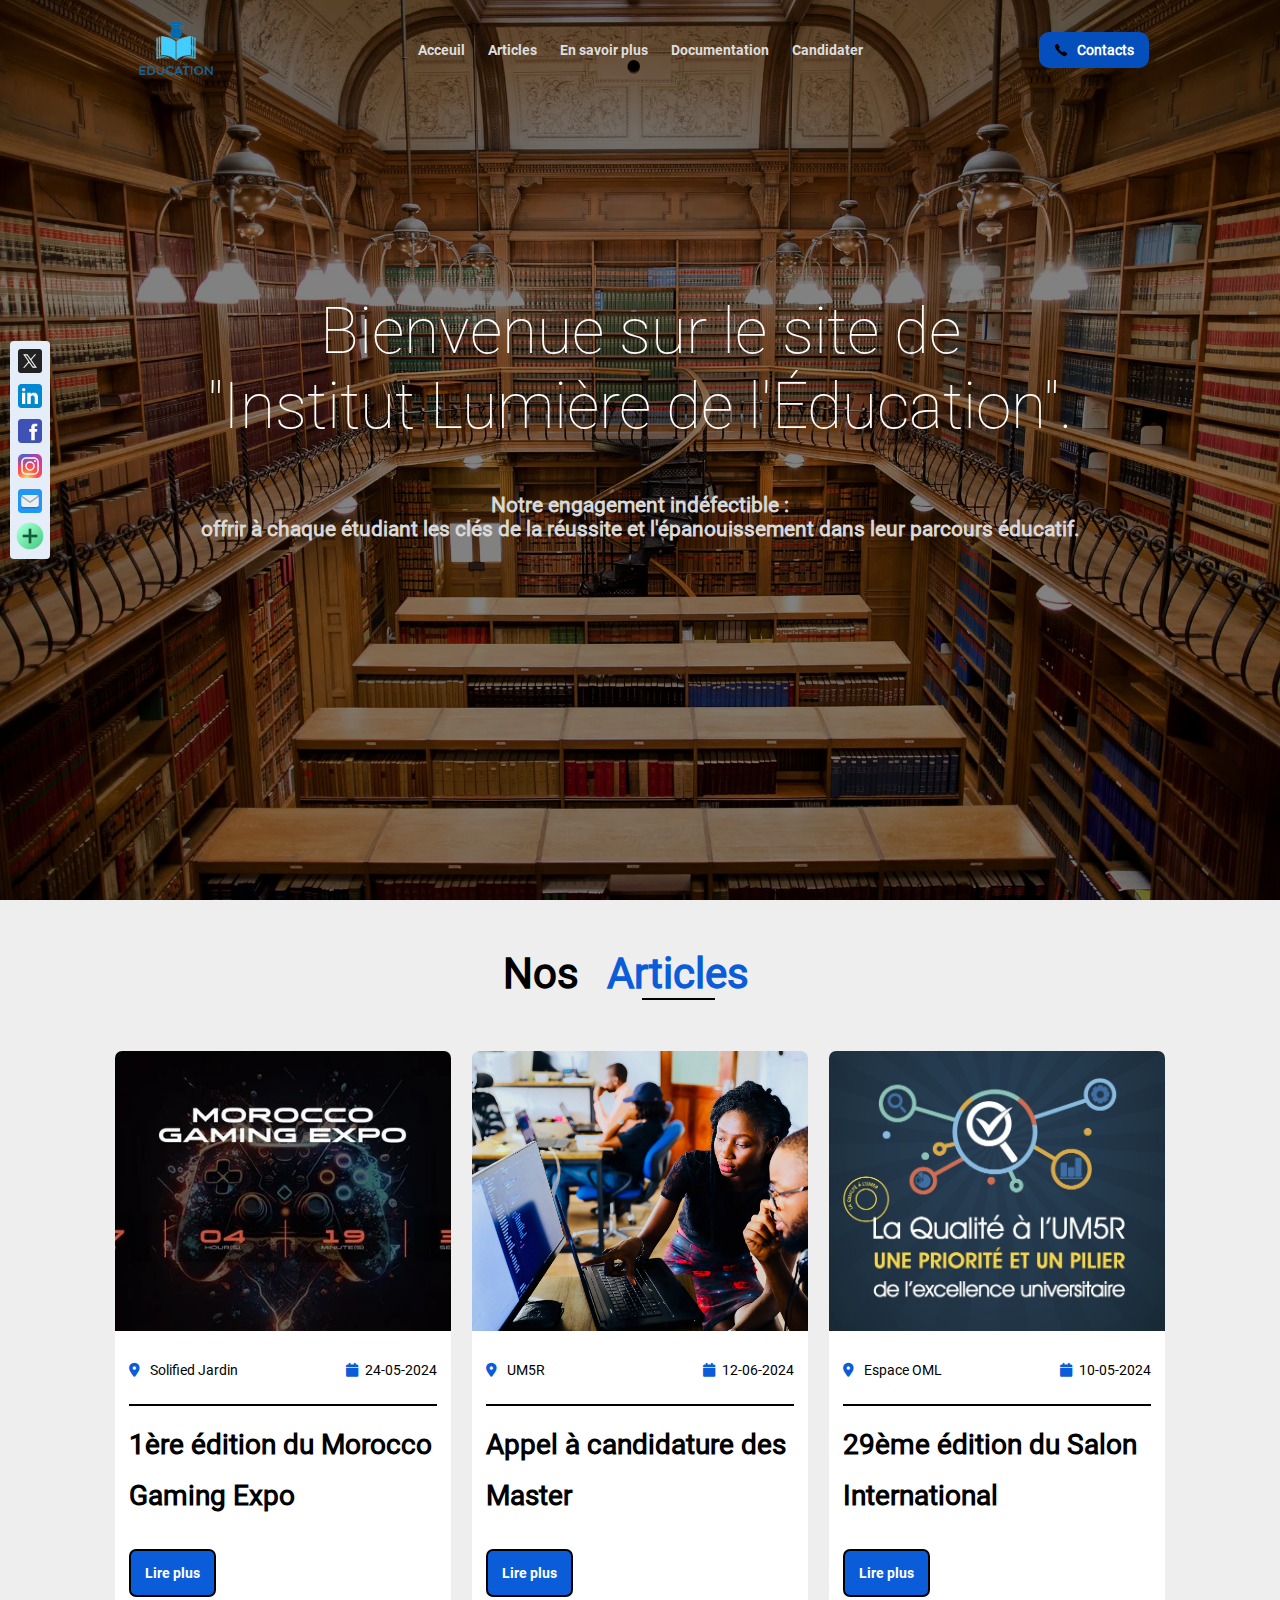
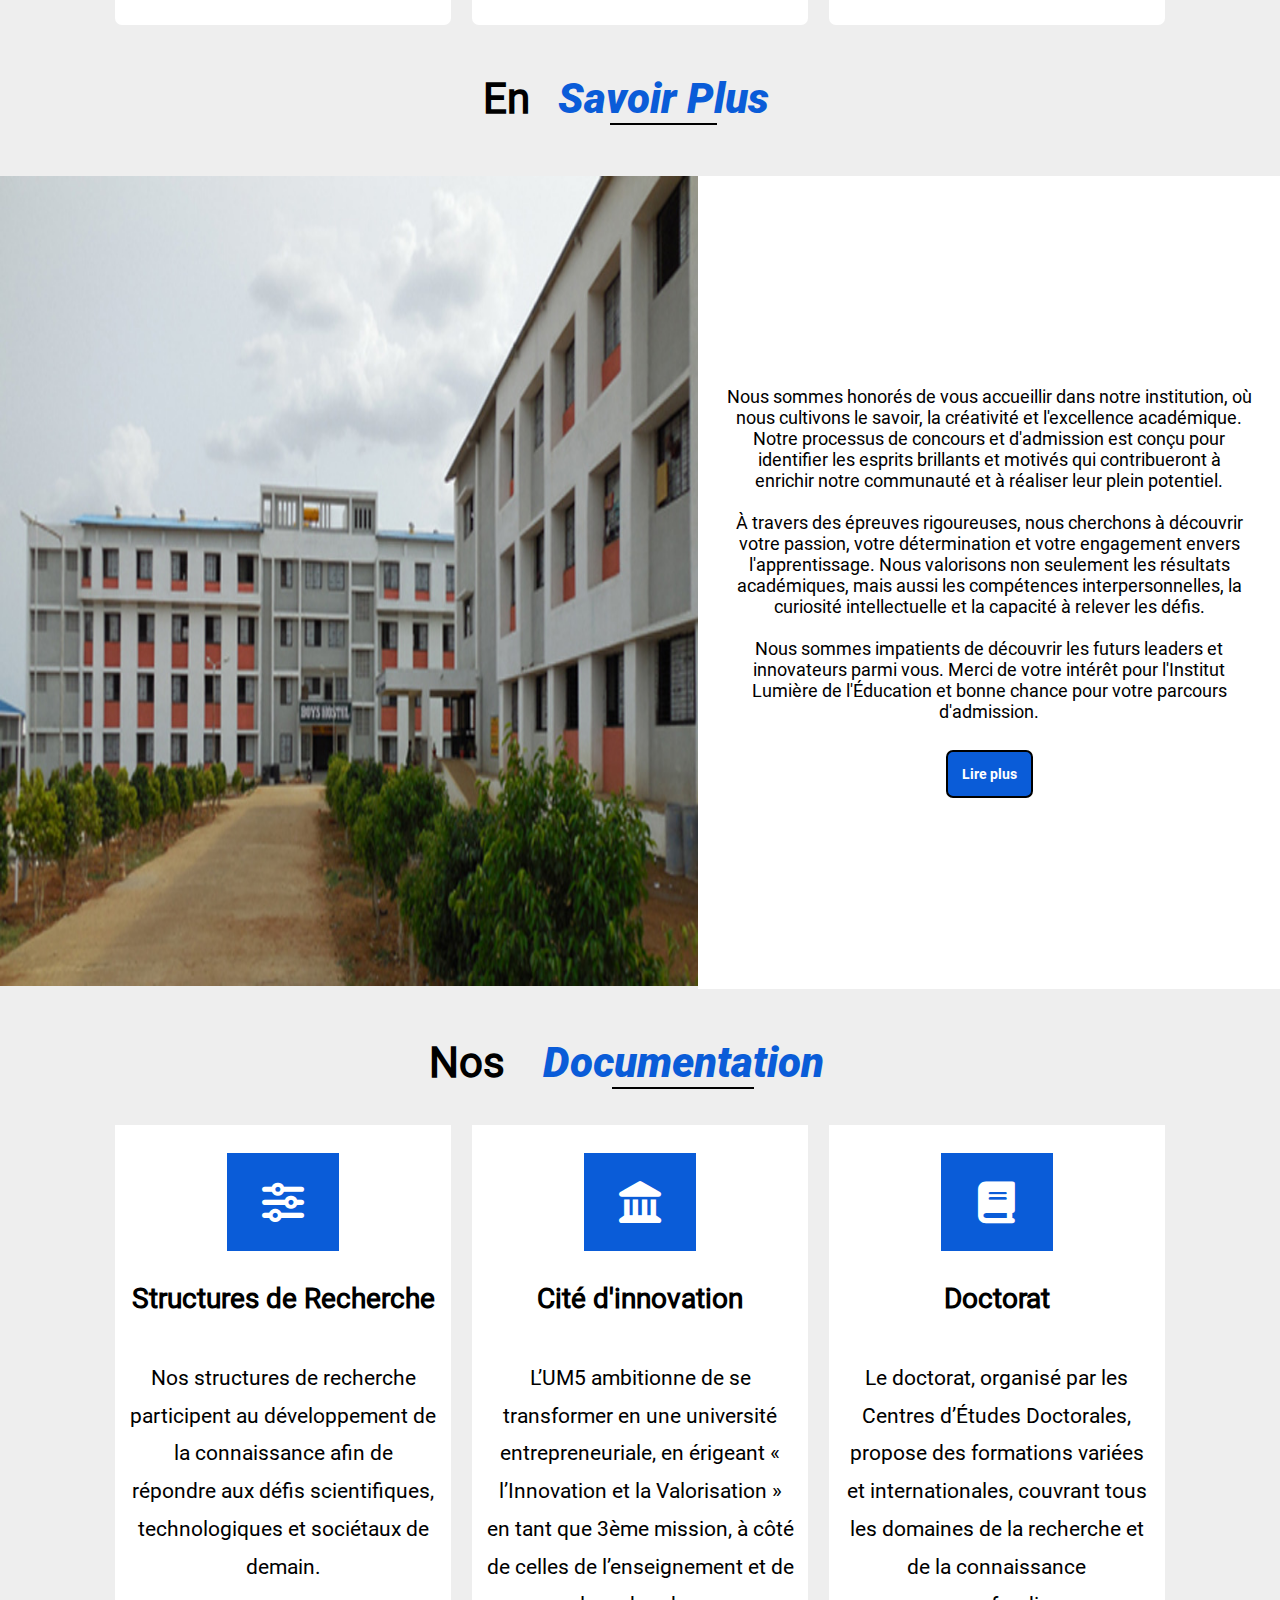
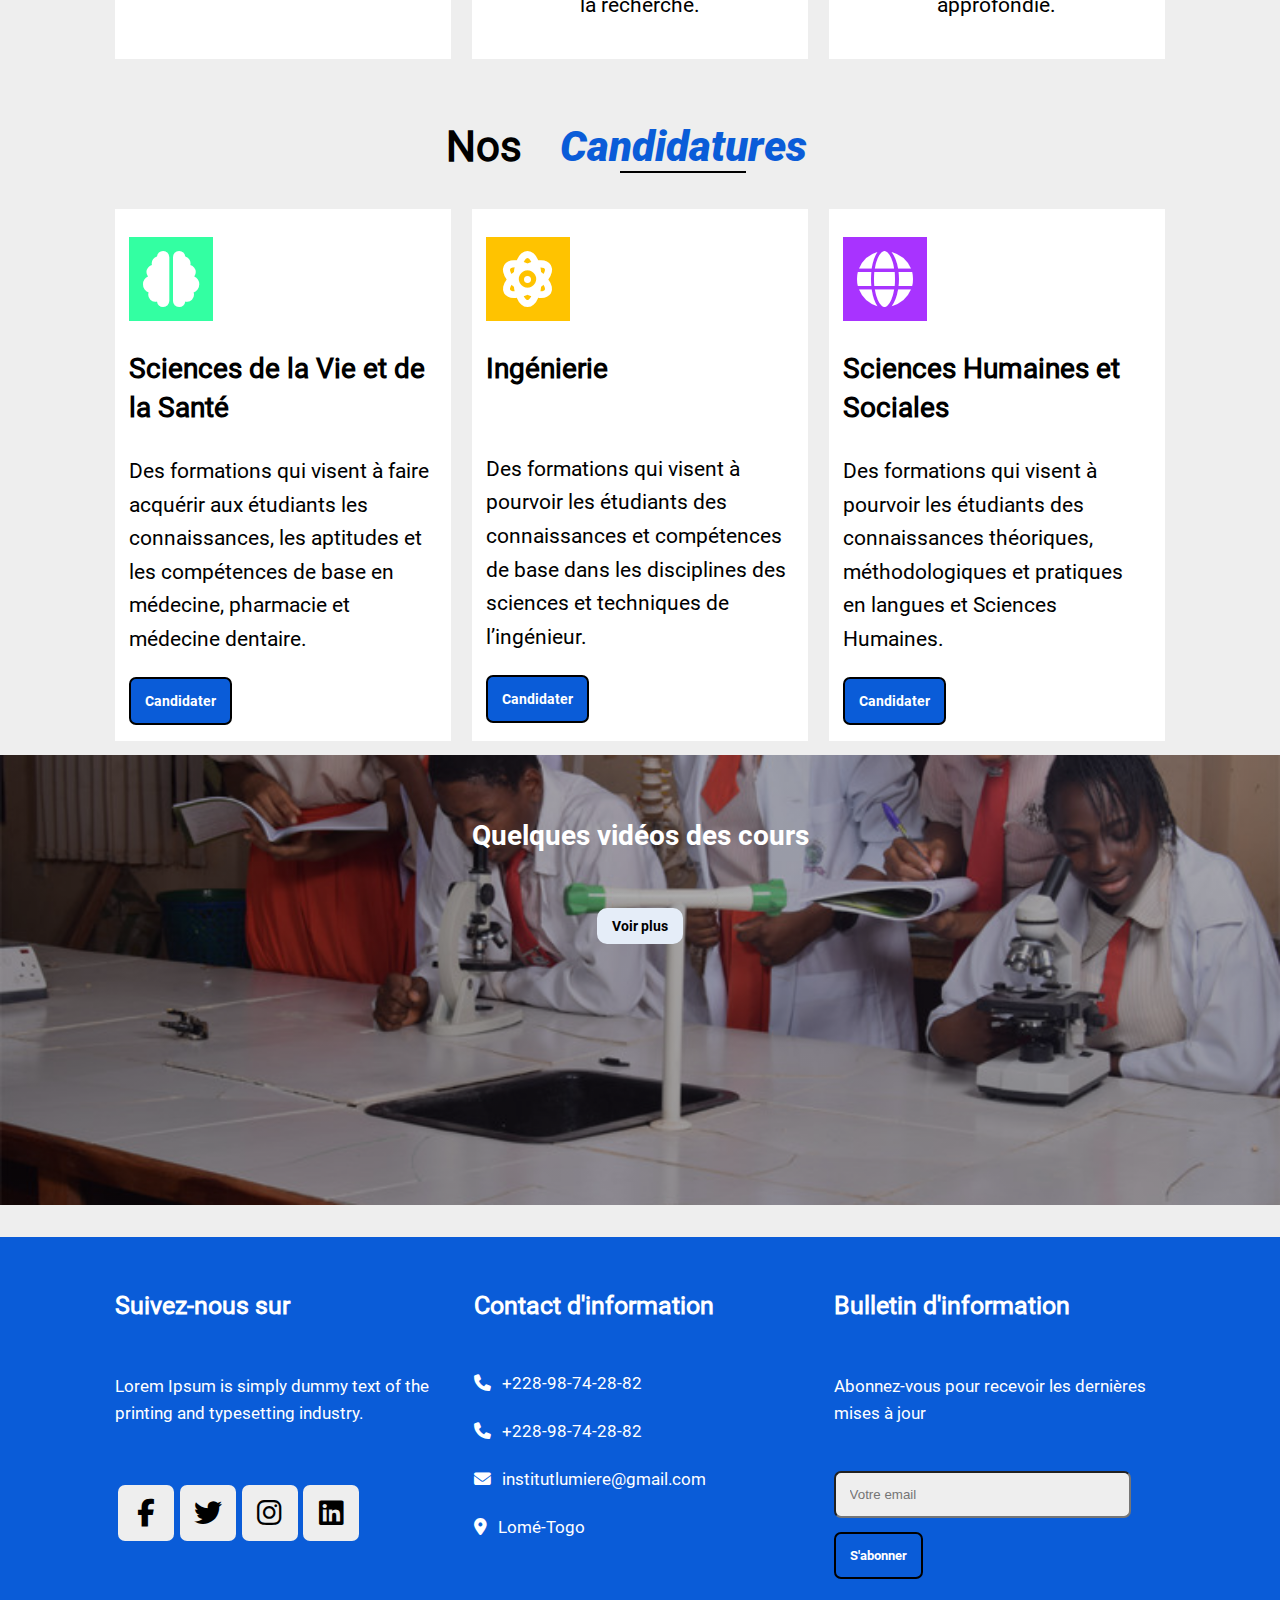
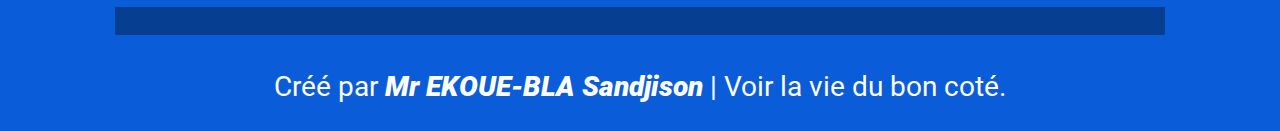
<file: index.html>
<!DOCTYPE html>
<html lang="fr">

<head>
    <meta charset="UTF-8">
    <meta name="viewport" content="width=device-width, initial-scale=1.0">

    <link rel="stylesheet" href="./icons/fontawesome/css/all.css">
    <link rel="stylesheet" href="./css/style.css">
    <title>Institut Lumiere</title>
</head>

<body>
    <div class="full-banner">
        <div class="mask">
            <header class="menu-bar">
                <table width="100%">
                    <tbody>
                        <tr>
                            <div id="none">
                                <td class="logo-td">
                                    <img src="./images/education2-removebg-preview.png" alt=" " width="60%">
                                </td>
                                <td class="text-center">
                                    <ul class="menu-items">

                                        <li>
                                            <a href="#">
                                                Acceuil
                                            </a>
                                        </li>
                                        <li>
                                            <a href="article.html">
                                                Articles
                                            </a>
                                        </li>
                                        <li>
                                            <a href="plus.html">
                                                En savoir plus
                                            </a>
                                        </li>
                                        <li>
                                            <a href="documentation.html">
                                                Documentation
                                            </a>
                                        </li>
                                        <li>
                                            <a href="candidater.html">
                                                Candidater
                                            </a>
                                        </li>

                                    </ul>
                                </td>
                               
                                <td class="menu-buttons">
                                    <a href="contact.html" class="button-primary">
                                        <img src="./images/télécharger (1).png" alt="" width="14" />&nbsp;&nbsp;
                                        Contacts
                                    </a>
                                </td>
                            </div>

                            <!-- <td>
                                <div class="icons">
                                    <div class="fas fa-bars" id="menu-btn"></div>
                                </div>

                            </td> -->
                        </tr>
                    </tbody>
                </table>
            </header>


            <div class="banner-content" id="acceuil">
                <div>
                    <h1 class="h1-title">
                        Bienvenue sur le site de<br />"Institut Lumière de l'Éducation".
                    </h1><br /><br />

                    <h2 class="slogan">

                        Notre engagement indéfectible : <br />offrir à chaque étudiant les clés de la réussite et
                        l'épanouissement dans leur parcours éducatif.
                    </h2><br /><br /><br />

                    <!-- <a href="" class="button-primary button-lg">
                        Nos offres de formation

                    </a>&nbsp;&nbsp;

                    <a href="" class="button-light button-lg">
                        Prendre rendez-vous

                    </a> -->

                </div>
            </div>
        </div>
    </div>

    <div class="social-media-cover">

        <div>
            <div>
                <a href="">
                    <img src="./images/x.png" alt="logo" width="100%" />
                </a>
            </div>
            <div>
                <a href="">
                    <img src="./images/linkedin.png" alt="logo" width="100%" />
                </a>
            </div>
            <div>
                <a href="">
                    <img src="./images/facebook.png" alt="logo" width="100%" />
                </a>
            </div>
            <div>
                <a href="">
                    <img src="./images/icons8-instagram-48.png" alt="logo" width="100%" />
                </a>
            </div>
            <div>
                <a href="">
                    <img src="./images/message.png" alt="logo" width="100%" />
                </a>
            </div>
            <div>
                <a href="">
                    <img src="./images/plus.png" alt="logo" width="100%" />
                </a>
            </div>
        </div>
    </div>

    <section class="article" id="article">
        <h1 class="heading">Nos<span>Articles</span></h1><br />

        <div class="article-sliner">

            <div class="box-contener">

                <div class="box">
                    <img src="./images/morocco gaming expo2.png" alt="">
                    <div class="content">
                        <div class="icons">
                            <a href="#" class="left-link"> <i class="fa-solid fa-location-dot"></i> Solified Jardin</a>
                            <a href="#" class="right-link"> <i class="fas fa-calendar"></i>24-05-2024</a>

                            <h3>1ère édition du Morocco Gaming Expo</h3>

                        </div>
                        <a href="#" class="btn">Lire plus</a>
                    </div>

                </div>

                <div class="box">
                    <img src="./images/dossier-ecoles-recruteurs-2.webp" alt="">
                    <div class="content">
                        <div class="icons">
                            <a href="#" class="left-link"> <i class="fa-solid fa-location-dot"></i> UM5R</a>
                            <a href="#" class="right-link"> <i class="fas fa-calendar"></i>12-06-2024</a>

                            <h3>Appel à candidature des Master</h3>

                        </div>
                        <a href="#" class="btn">Lire plus</a>
                    </div>

                </div>

                <div class="box">
                    <img src="./images/UM5R.png" alt="">
                    <div class="content">
                        <div class="icons">
                            <a href="#" class="left-link"> <i class="fa-solid fa-location-dot"></i> Espace OML</a>
                            <a href="#" class="right-link"> <i class="fas fa-calendar"></i>10-05-2024</a>

                            <h3>29ème édition du Salon International</h3>

                        </div>
                        <a href="#" class="btn">Lire plus</a>
                    </div>

                </div>


            </div>
    </section>

    <div class="about" id="about">
        <h1 class="heading">En<span class="roboto-black">Savoir Plus</span></h1><br />

        <div class="about-us">

            <div class="image-left">
                <img src="./images/universite.jpg" alt="">
            </div>
            <div class="savoir-right">

                <div class="block">
                    <p>
                        Nous sommes honorés de vous accueillir dans notre institution, où nous cultivons le savoir, la
                        créativité et l'excellence académique. Notre processus de concours et d'admission est conçu pour
                        identifier les esprits brillants et motivés qui contribueront à enrichir notre communauté et à
                        réaliser leur plein potentiel.
                        <br /><br />
                        À travers des épreuves rigoureuses, nous cherchons à découvrir votre passion, votre
                        détermination et votre engagement envers l'apprentissage. Nous valorisons non seulement les
                        résultats académiques, mais aussi les compétences interpersonnelles, la curiosité intellectuelle
                        et la capacité à relever les défis.
                        <br /><br />
                        Nous sommes impatients de découvrir les futurs leaders et innovateurs parmi vous. Merci de votre
                        intérêt pour l'Institut Lumière de l'Éducation et bonne chance pour votre parcours d'admission.
                    </p>

                    <a href="#" class="btn">Lire plus</a>
                </div>

            </div>
        </div>

    </div>


    <section class="Documentation" id="documentation">
        <h1 class="heading"> Nos <span class="roboto-black">Documentation </span></h1>

        <div class="box-contener">
            <div class="box">
                <div class="box2">
                    <div class="bg-cl">
                        <a href="#"> <i class="fa-solid fa-sliders"></i> </a>
                    </div>
                </div>

                <h3>Structures de Recherche </h3>

                <p>Nos structures de recherche participent au développement de la connaissance afin de répondre aux
                    défis scientifiques, technologiques et sociétaux de demain.
                </p>

            </div>
            <div class="box">
                <div class="box2">
                    <div class="bg-cl">
                        <a href="#"> <i class="fa-solid fa-landmark"></i> </a>
                    </div>
                </div>


                <h3>Cité d'innovation </h3>

                <p>L’UM5 ambitionne de se transformer en une université entrepreneuriale, en érigeant « l’Innovation et
                    la Valorisation » en tant que 3ème mission, à côté de celles de l’enseignement et de la recherche.
                </p>

            </div>
            <div class="box">
                <div class="box2">
                    <div class="bg-cl">
                        <a href="#"> <i class="fa-solid fa-book"></i> </a>
                    </div>
                </div>


                <h3>Doctorat</h3>

                <p>
                    Le doctorat, organisé par les Centres d’Études Doctorales, propose des formations variées et
                    internationales, couvrant tous les domaines de la recherche et de la connaissance <br />approfondie.

                </p>

            </div>


        </div>
    </section>


    <section class="Candidater" id="candidater">

        <h1 class="heading"> Nos <span class="roboto-black">Candidatures </span></h1>

        <div class="box-contener">
            <div class="box">
                <div class="bg-cl-1">
                    <a href="#"> <i class="fa fa-brain"></i> </a>
                </div>

                <h3>Sciences de la Vie et de la Santé</h3>

                <p>Des formations qui visent à faire acquérir aux étudiants les connaissances, les aptitudes et les
                    compétences de base en médecine, pharmacie et médecine dentaire.
                </p>
                <a href="candidater.html" class="btn">Candidater</a>
            </div>
            <div class="box">
                <div class="bg-cl-2">
                    <a href="#"> <i class="fa-sharp fa fa-atom"></i> </a>
                </div>

                <h3>Ingénierie </h3>
                <i class="fa-sharp fa-regular fa-atom-simple"></i>
                <p>Des formations qui visent à pourvoir les étudiants des connaissances et compétences de base dans les
                    disciplines des sciences et techniques de l’ingénieur.
                </p>
                <a href="candidater.html" class="btn">Candidater</a>
            </div>
            <div class="box">
                <div class="bg-cl-3">
                    <a href="#"> <i class="fa fa-globe"></i> </a>
                </div>

                <h3>Sciences Humaines et Sociales </h3>

                <p>Des formations qui visent à pourvoir les étudiants des connaissances théoriques, méthodologiques et
                    pratiques en langues et Sciences Humaines.
                </p>
                <a href="candidater.html" class="btn">Candidater</a>
                <br /><br />
            </div>


        </div>
    </section>

    <div class="middle-zone">
        <div class="middle-zone-mask text-center">

            <br /><br /><br /><br />

            <h3 class="middle-zone-title">Quelques vidéos des cours</h3>

            <a href="" class="button-light roboto-bold">
                Voir plus
            </a>
        </div>
    </div>
    <br><br>

    <section class="footer" id="footer">

        <div class="box-contener">

            <div class="box">
                <h3> Suivez-nous sur <i class="fas fe-shopping-basket"></i></h3>
                <p>Lorem Ipsum is simply dummy text of the printing and typesetting industry. </p>

                <div class="share">
                    <a href="#" class="fab fa-facebook-f"></a>
                    <a href="#" class="fab fa-twitter"></a>
                    <a href="#" class="fab fa-instagram"></a>
                    <a href="#" class="fab fa-linkedin"></a>
                </div>

            </div>
            <div class="box">
                <h3>Contact d'information</h3>
                <a href="#" class="links"> <i class="fas fa-phone"> </i> +228-98-74-28-82</a>
                <a href="#" class="links"> <i class="fas fa-phone"> </i> +228-98-74-28-82 </a>
                <a href="#" class="links"> <i class="fas fa-envelope"> </i> institutlumiere@gmail.com </a>
                <a href="#" class="links"> <i class="fas fa-map-marker-alt"> </i> Lomé-Togo</a>

            </div>

            <div class="box">
                <h3>Bulletin d'information</h3>

                <p>Abonnez-vous pour recevoir les dernières mises à jour</p>

                <input type="email" placeholder="Votre email" class="email">

                <input type="submit" value="S'abonner" class="btn">


            </div>

        </div>

        <div class="credit roboto-Thin">Créé par <span class="roboto-black">Mr EKOUE-BLA Sandjison</span> | Voir la vie
            du bon coté.</div>

    </section>

</body>
</file>
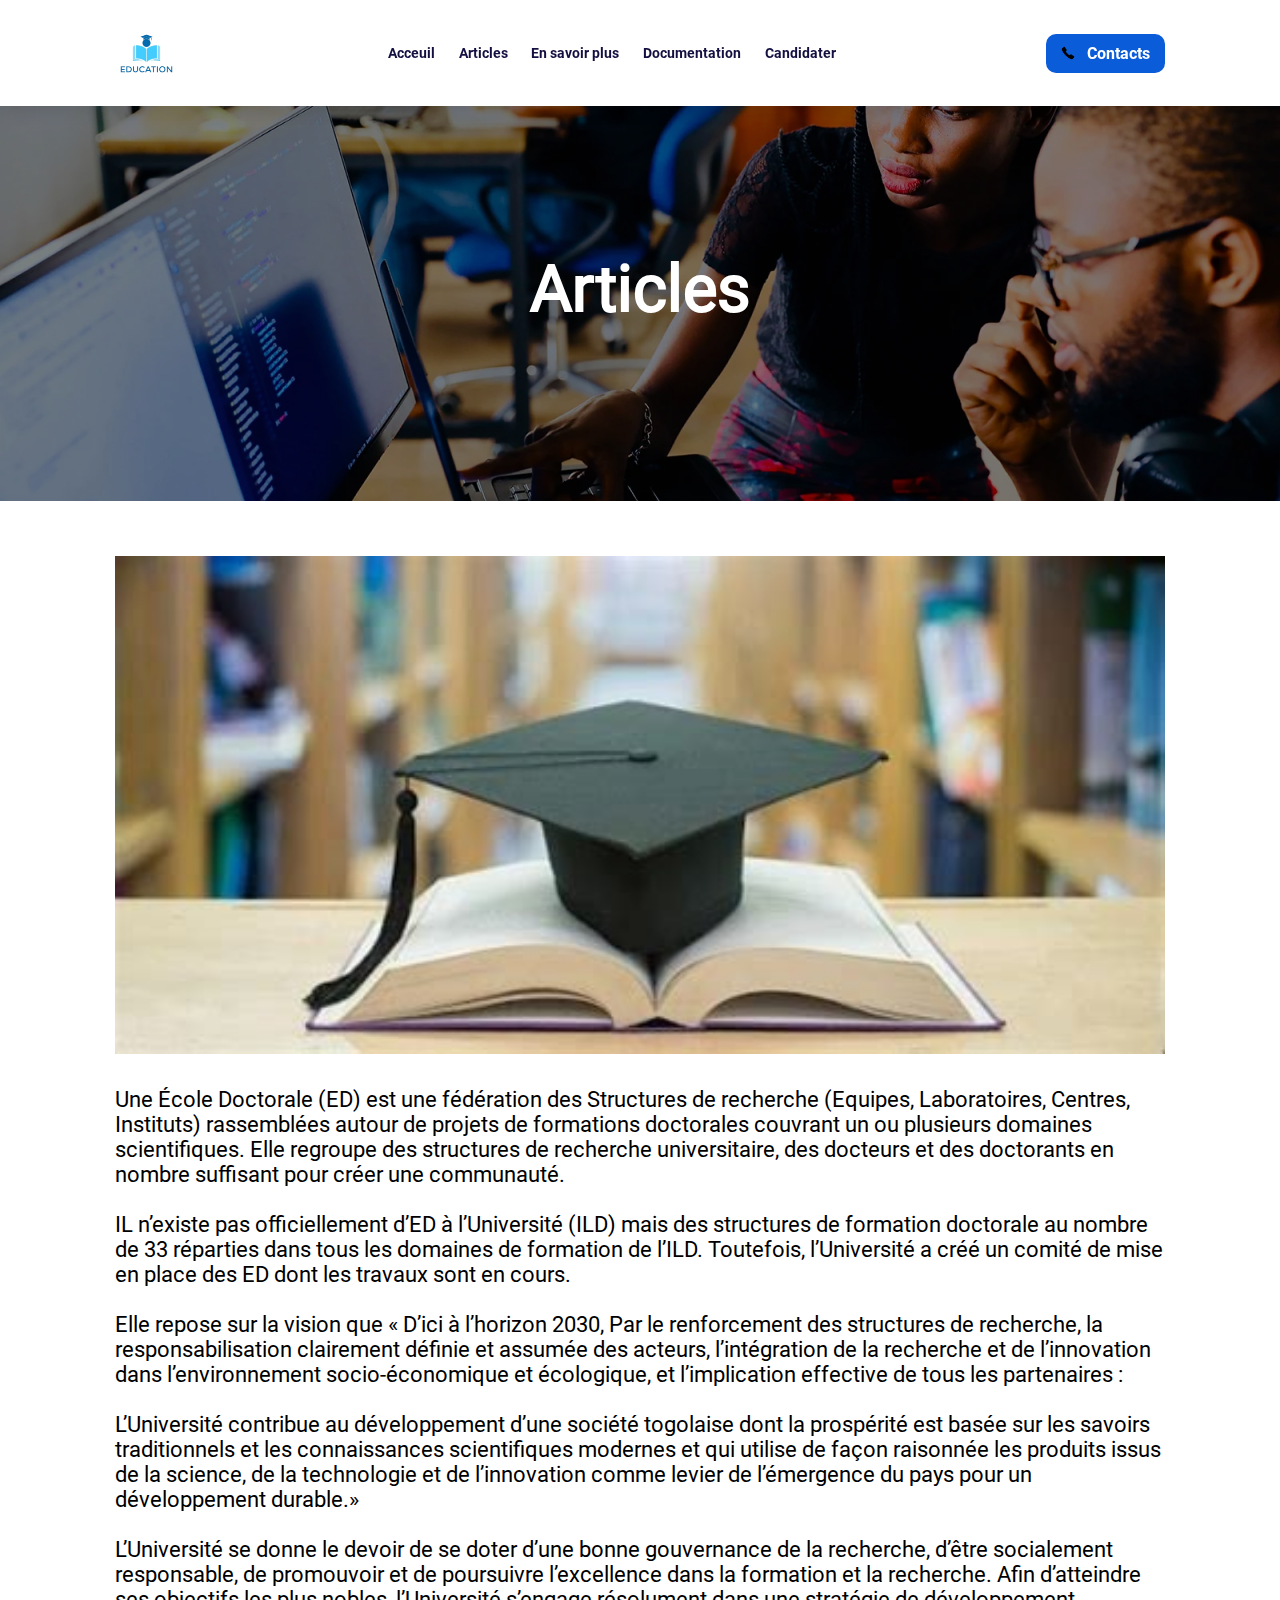
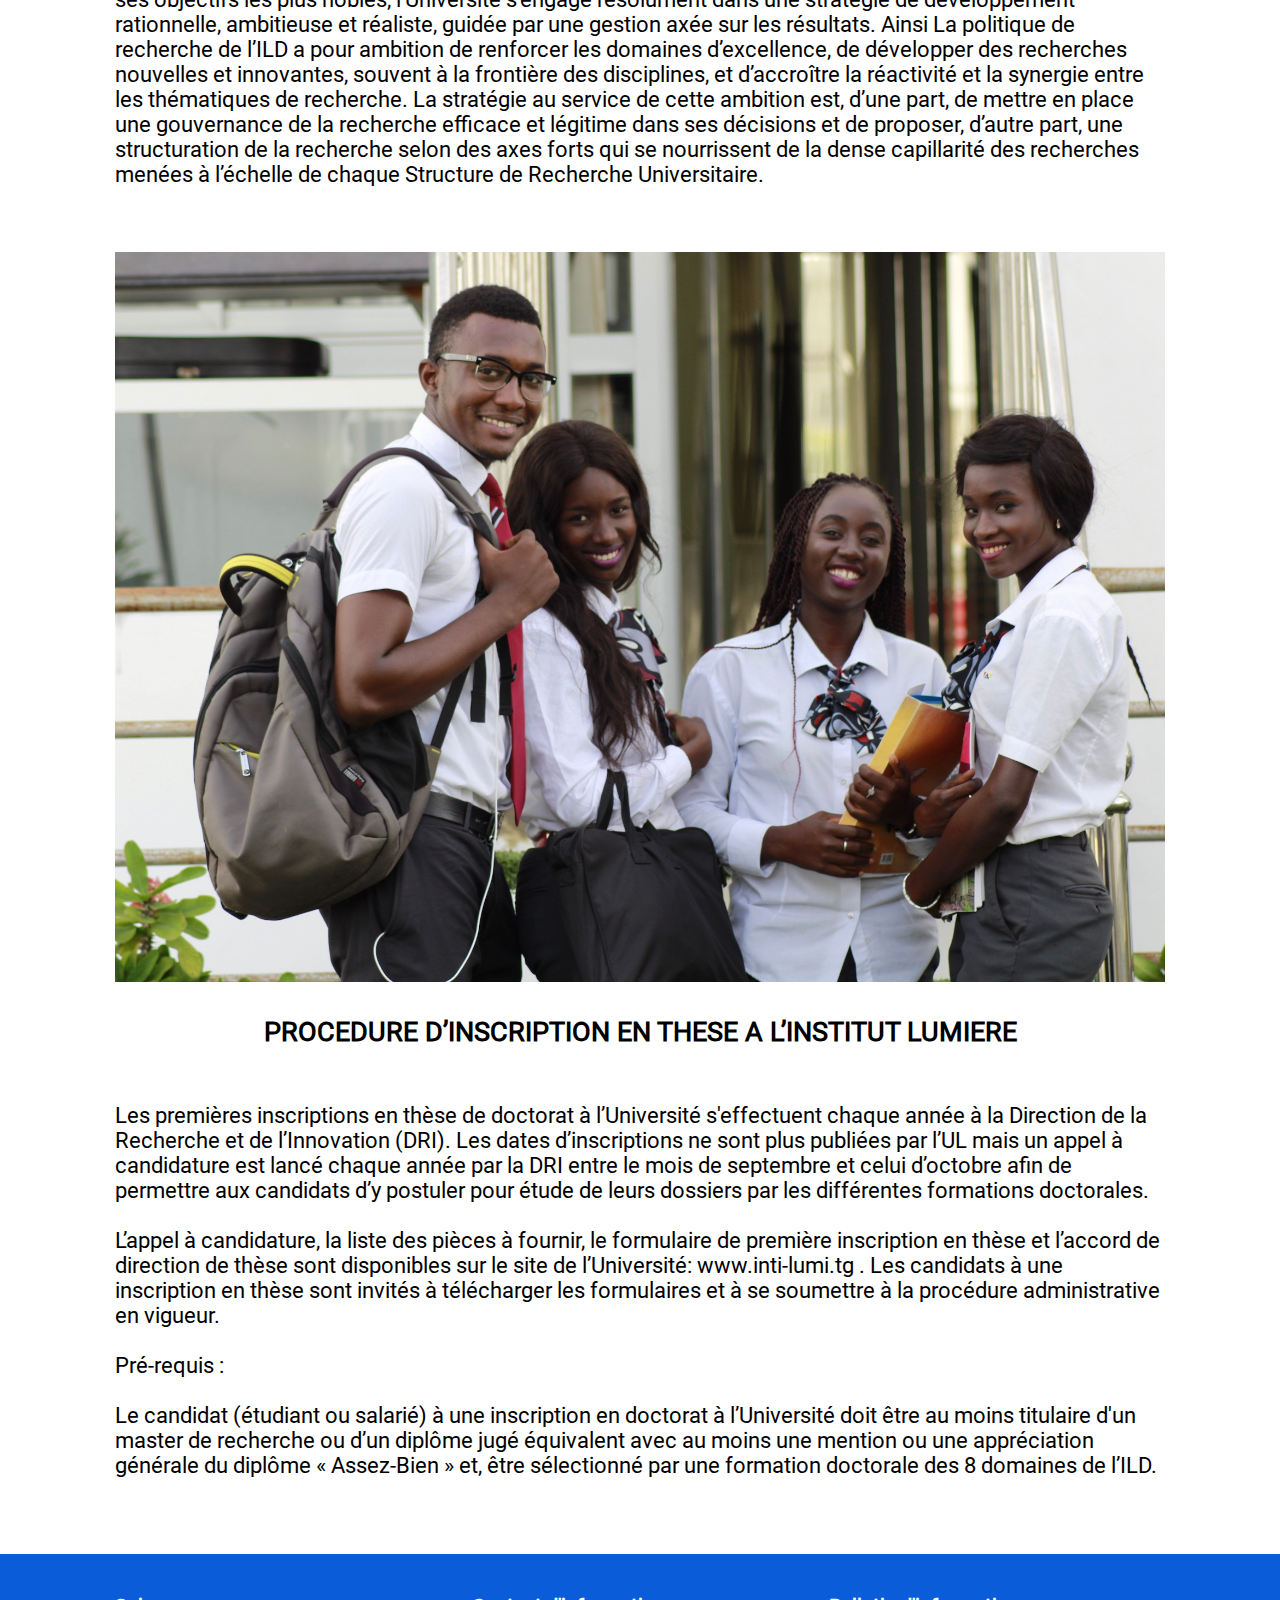
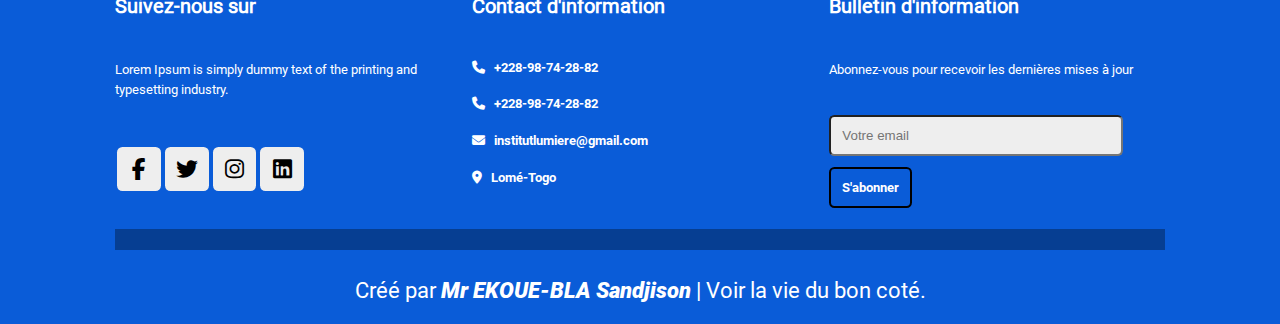
<file: article.html>
<!DOCTYPE html>
<html lang="en">

<head>
    <meta charset="UTF-8">
    <link rel="stylesheet" href="./icons/fontawesome/css/all.min.css">
    <link rel="stylesheet" href="./css/article.css">
    <meta name="viewport" content="width=device-width, initial-scale=1.0">
    <title>Articles</title>
</head>

<body>
    <header class="header">

        <img src="./images/education2-removebg-preview.png" alt=" " width="6%">

        <nav class="navbar">
            <a href="index.html">Acceuil</a>
            <a href="article.html">Articles</a>
            <a href="plus.html">En savoir plus</a>
            <a href="documentation.html"> Documentation</a>
            <a href="candidater.html"> Candidater</a>
        </nav>

        <div class="icons">
            <div class="fas fa-bars" id="menu-btn"></div>
            <a href="contact.html" class="button-primary">
                <img src="./images/télécharger (1).png" alt="" width="14" />&nbsp;&nbsp;
                Contacts
            </a>
        </div>
    </header>

    <section class="home" id="home">

        <div class="content">

            <h3>Articles</h3>

        </div>

    </section>

    <section>
        <div class="rowart">
            <img src="./images/doctoratjpg.jpg" alt="">
            <p>
                Une École Doctorale (ED) est une fédération des Structures de recherche (Equipes, Laboratoires, Centres,
                Instituts) rassemblées autour de projets de formations doctorales couvrant un ou plusieurs domaines
                scientifiques. Elle regroupe des structures de recherche universitaire, des docteurs et des doctorants
                en
                nombre suffisant pour créer une communauté.

                </br></br>

                IL n’existe pas officiellement d’ED à l’Université (ILD) mais des structures de formation
                doctorale
                au nombre de 33 réparties dans tous les domaines de formation de l’ILD. Toutefois, l’Université a
                créé un comité de mise en place des ED dont les travaux sont en cours.

                </br></br>

                Elle repose sur la vision que « D’ici à l’horizon 2030, Par le renforcement des structures de recherche,
                la
                responsabilisation clairement définie et assumée des acteurs, l’intégration de la recherche et de
                l’innovation dans l’environnement socio-économique et écologique, et l’implication effective de tous les
                partenaires :
                </br></br>
                L’Université contribue au développement d’une société togolaise dont la prospérité est basée sur
                les
                savoirs traditionnels et les connaissances scientifiques modernes et qui utilise de façon raisonnée les
                produits issus de la science, de la technologie et de l’innovation comme levier de l’émergence du pays
                pour
                un développement durable.»
                </br></br>
                L’Université se donne le devoir de se doter d’une bonne gouvernance de la recherche, d’être
                socialement responsable, de promouvoir et de poursuivre l’excellence dans la formation et la recherche.
                Afin
                d’atteindre ses objectifs les plus nobles, l’Université s’engage résolument dans une stratégie
                de
                développement rationnelle, ambitieuse et réaliste, guidée par une gestion axée sur les résultats. Ainsi
                La
                politique de recherche de l’ILD a pour ambition de renforcer les domaines d’excellence, de développer
                des
                recherches nouvelles et innovantes, souvent à la frontière des disciplines, et d’accroître la réactivité
                et
                la synergie entre les thématiques de recherche. La stratégie au service de cette ambition est, d’une
                part,
                de mettre en place une gouvernance de la recherche efficace et légitime dans ses décisions et de
                proposer,
                d’autre part, une structuration de la recherche selon des axes forts qui se nourrissent de la dense
                capillarité des recherches menées à l’échelle de chaque Structure de Recherche Universitaire.
            </p>
            <!-- <a href="" class=" btn">Lire plus</a> -->

        </div>



        <div class="rowart">
            <img src="./images/INSCRIPTIONjpg.jpg" alt="">

            <h2>PROCEDURE D’INSCRIPTION EN THESE A L’INSTITUT LUMIERE</h2>
            <p>

                Les premières inscriptions en thèse de doctorat à l’Université s'effectuent chaque année à la Direction
                de la Recherche et de l’Innovation (DRI). Les dates d’inscriptions ne sont plus publiées par l’UL mais
                un appel à candidature est lancé chaque année par la DRI entre le mois de septembre et celui d’octobre
                afin de permettre aux candidats d’y postuler pour étude de leurs dossiers par les différentes formations
                doctorales.
                </br></br>
                L’appel à candidature, la liste des pièces à fournir, le formulaire de première inscription en thèse et
                l’accord de direction de thèse sont disponibles sur le site de l’Université: www.inti-lumi.tg . Les
                candidats à une inscription en thèse sont invités à télécharger les formulaires et à se soumettre à la
                procédure administrative en vigueur.
                </br></br>

                Pré-requis :
                </br></br>

                Le candidat (étudiant ou salarié) à une inscription en doctorat à l’Université doit être au moins
                titulaire d'un master de recherche ou d’un diplôme jugé équivalent avec au moins une mention ou une
                appréciation générale du diplôme « Assez-Bien » et, être sélectionné par une formation doctorale des 8
                domaines de l’ILD.
            </p>
            <!-- <a href="" class="hero-buttom">lire</a> -->

        </div>

    </section>



    <section class="footer" id="footer">

        <div class="box-contener">

            <div class="box">
                <h3> Suivez-nous sur <i class="fas fe-shopping-basket"></i></h3>
                <p>Lorem Ipsum is simply dummy text of the printing and typesetting industry. </p>

                <div class="share">
                    <a href="#" class="fab fa-facebook-f"></a>
                    <a href="#" class="fab fa-twitter"></a>
                    <a href="#" class="fab fa-instagram"></a>
                    <a href="#" class="fab fa-linkedin"></a>
                </div>

            </div>
            <div class="box">
                <h3>Contact d'information</h3>
                <a href="#" class="links"> <i class="fas fa-phone"> </i> +228-98-74-28-82</a>
                <a href="#" class="links"> <i class="fas fa-phone"> </i> +228-98-74-28-82 </a>
                <a href="#" class="links"> <i class="fas fa-envelope"> </i> institutlumiere@gmail.com </a>
                <a href="#" class="links"> <i class="fas fa-map-marker-alt"> </i> Lomé-Togo</a>

            </div>

            <div class="box">
                <h3>Bulletin d'information</h3>

                <p>Abonnez-vous pour recevoir les dernières mises à jour</p>

                <input type="email" placeholder="Votre email" class="email">

                <input type="submit" value="S'abonner" class="btn">


            </div>

        </div>

        <div class="credit roboto-Thin">Créé par <span class="roboto-black">Mr EKOUE-BLA Sandjison</span> | Voir la vie
            du bon coté.</div>

    </section>

</body>

</html>
</file>
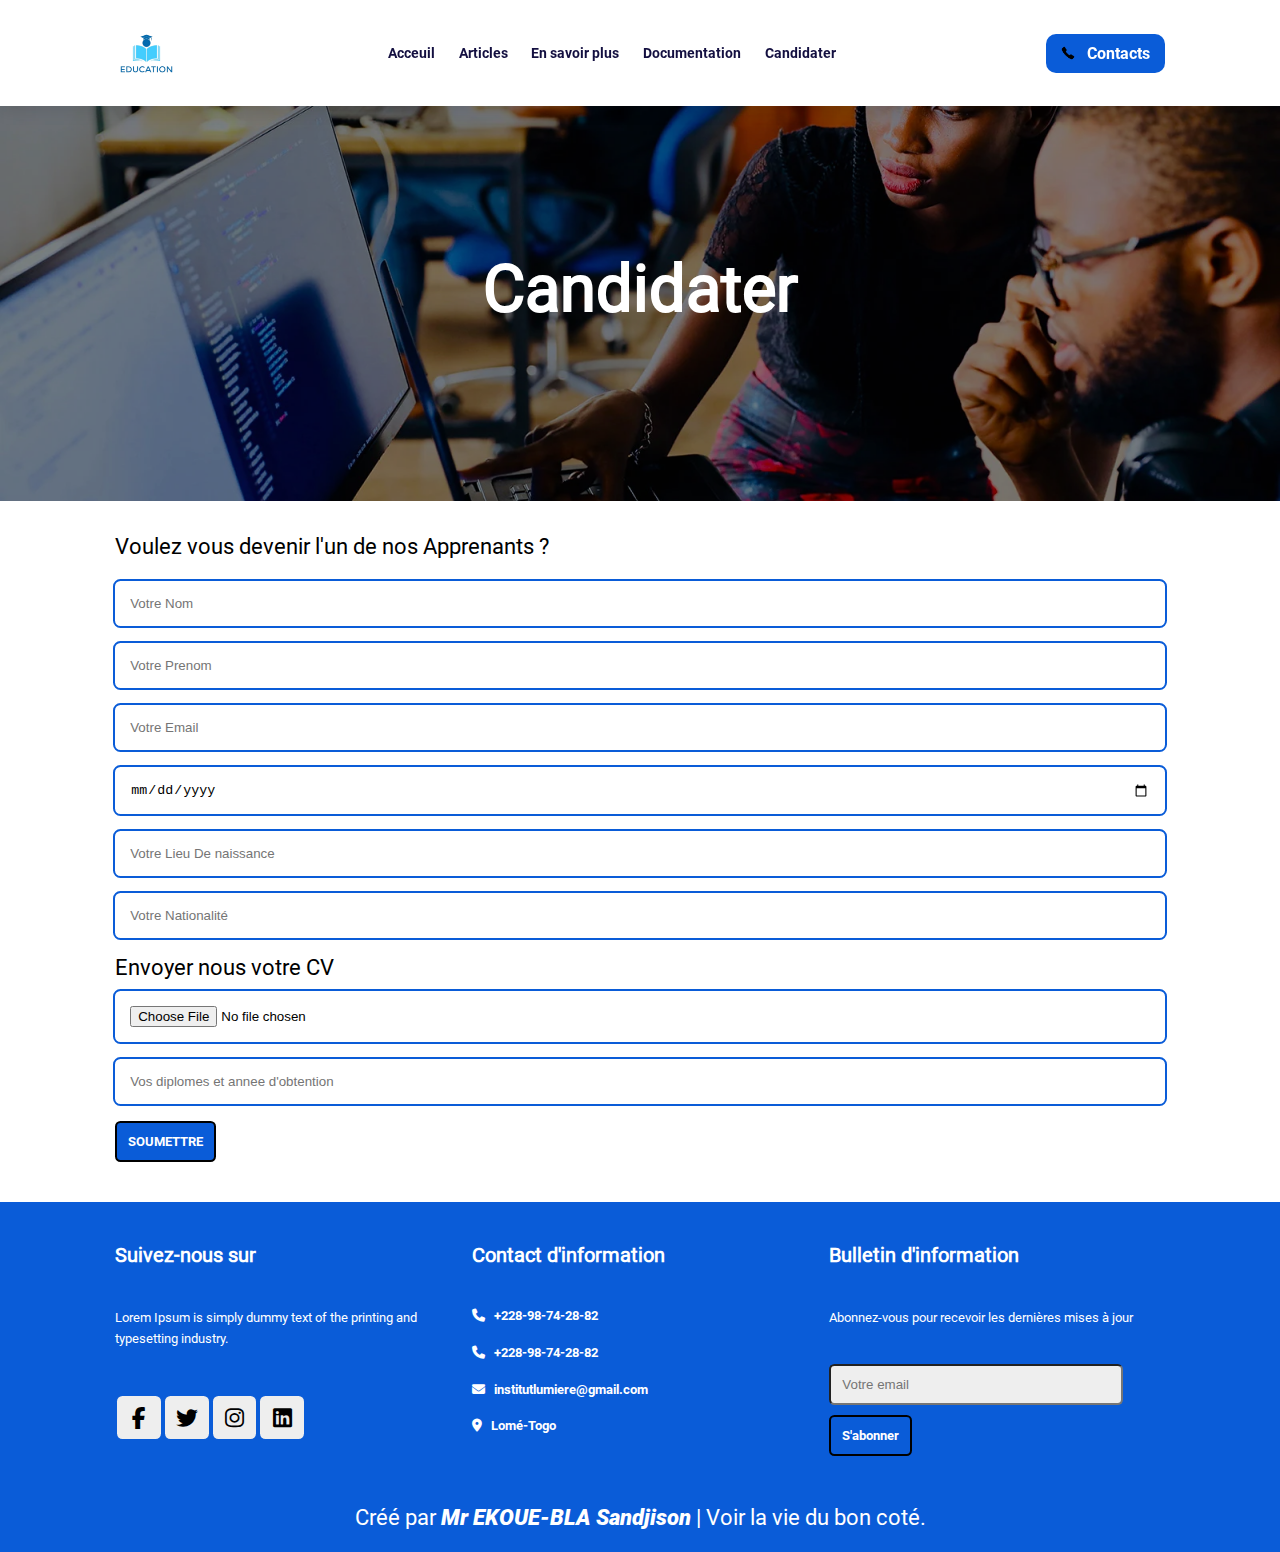
<file: candidater.html>
<!DOCTYPE html>
<html lang="en">

<head>
    <meta charset="UTF-8">
    <link rel="stylesheet" href="./icons/fontawesome/css/all.min.css">
    <link rel="stylesheet" href="./css/candidater.css">
    <meta name="viewport" content="width=device-width, initial-scale=1.0">
    <title>Candidater</title>
</head>

<body>
    <header class="header">

        <img src="./images/education2-removebg-preview.png" alt=" " width="6%">

        <nav class="navbar">
            <a href="index.html">Acceuil</a>
            <a href="article.html">Articles</a>
            <a href="plus.html">En savoir plus</a>
            <a href="documentation.html"> Documentation</a>
            <a href="candidater.html"> Candidater</a>

        </nav>

        <div class="icons">
            <div class="fas fa-bars" id="menu-btn"></div>
            <a href="contact.html" class="button-primary">
                <img src="./images/télécharger (1).png" alt="" width="14" />&nbsp;&nbsp;
                Contacts
            </a>
        </div>
    </header>

    <section class="home" id="home">

        <div class="content">

            <h3>Candidater</h3>

        </div>

    </section>

    <section>
        <div class="contact-col">
            <p>Voulez vous devenir l'un de nos Apprenants ?</p>
            <form>
                <input type="text" placeholder="Votre Nom" required>
                <input type="text" placeholder="Votre Prenom" required>
                <input type="email" placeholder="Votre Email" required>
                <input type="date" placeholder="Votre Date de naissance complet" required>
                <input type="text" placeholder="Votre Lieu De naissance" required>
                <input type="text" placeholder="Votre Nationalité" required>
                <label for="">Envoyer nous votre CV</label>
                <input class="file" type="file">
                <input type="text" placeholder="Vos diplomes et annee d'obtention" required>
                <button type="submit" class="btn"> SOUMETTRE</button>
            </form>
        </div>

    </section>

   

    <section class="footer" id="footer">

        <div class="box-contener">

            <div class="box">
                <h3> Suivez-nous sur <i class="fas fe-shopping-basket"></i></h3>
                <p>Lorem Ipsum is simply dummy text of the printing and typesetting industry. </p>

                <div class="share">
                    <a href="#" class="fab fa-facebook-f"></a>
                    <a href="#" class="fab fa-twitter"></a>
                    <a href="#" class="fab fa-instagram"></a>
                    <a href="#" class="fab fa-linkedin"></a>
                </div>

            </div>
            <div class="box">
                <h3>Contact d'information</h3>
                <a href="#" class="links"> <i class="fas fa-phone"> </i> +228-98-74-28-82</a>
                <a href="#" class="links"> <i class="fas fa-phone"> </i> +228-98-74-28-82 </a>
                <a href="#" class="links"> <i class="fas fa-envelope"> </i> institutlumiere@gmail.com </a>
                <a href="#" class="links"> <i class="fas fa-map-marker-alt"> </i> Lomé-Togo</a>

            </div>

            <div class="box">
                <h3>Bulletin d'information</h3>

                <p>Abonnez-vous pour recevoir les dernières mises à jour</p>

                <input type="email" placeholder="Votre email" class="email">

                <input type="submit" value="S'abonner" class="btn">


            </div>

        </div>

        <div class="credit roboto-Thin">Créé par <span class="roboto-black">Mr EKOUE-BLA Sandjison</span> | Voir la vie
            du bon coté.</div>

    </section>

</body>

</html>
</file>
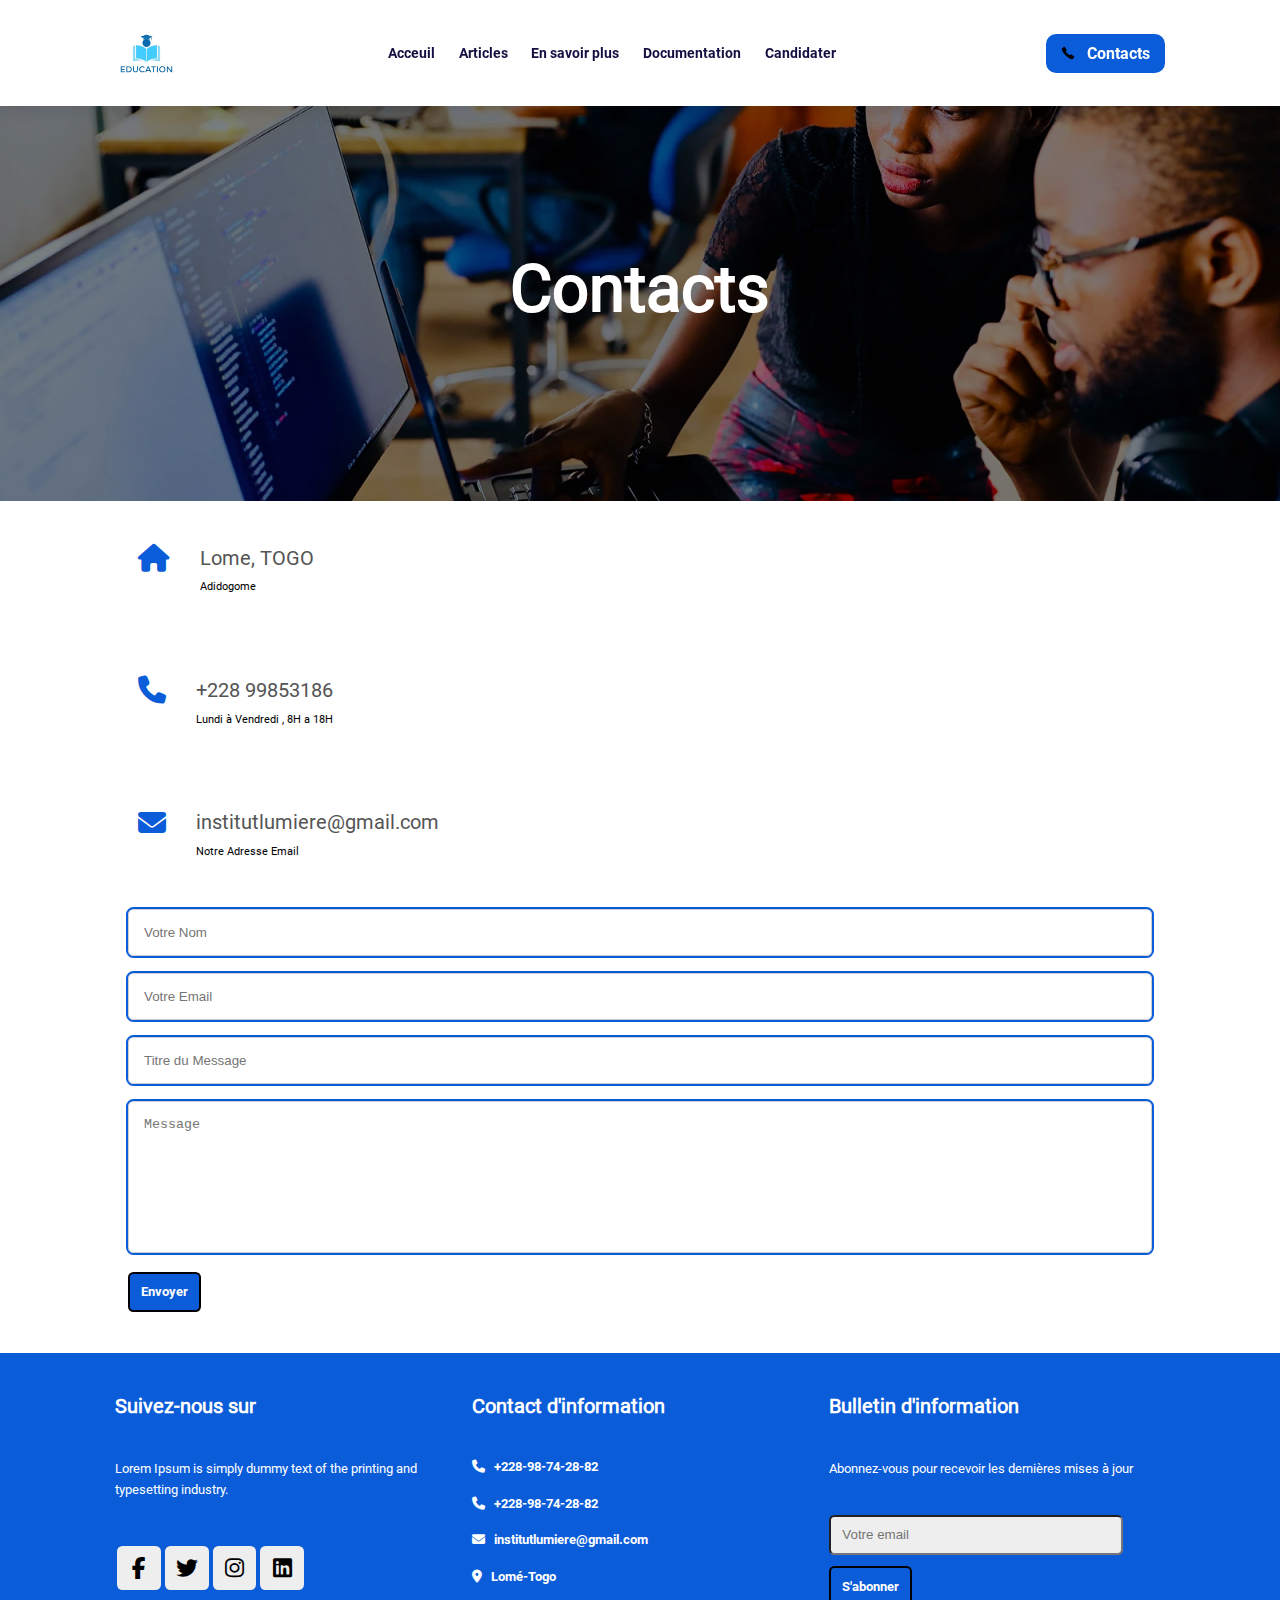
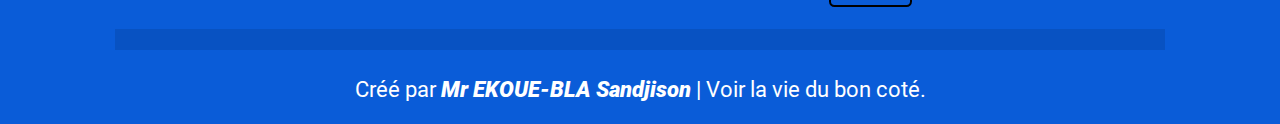
<file: contact.html>
<!DOCTYPE html>
<html lang="en">

<head>
    <meta charset="UTF-8">
    <link rel="stylesheet" href="./icons/fontawesome/css/all.min.css">
    <link rel="stylesheet" href="./css/contact.css">
    <meta name="viewport" content="width=device-width, initial-scale=1.0">
    <title>Contacts</title>
</head>

<body>
    <header class="header">

        <img src="./images/education2-removebg-preview.png" alt=" " width="6%">

        <nav class="navbar">
            <a href="index.html">Acceuil</a>
            <a href="article.html">Articles</a>
            <a href="plus.html">En savoir plus</a>
            <a href="documentation.html"> Documentation</a>
            <a href="candidater.html"> Candidater</a>

        </nav>

        <div class="icons">
            <div class="fas fa-bars" id="menu-btn"></div>
            <a href="contact.html" class="button-primary">
                <img src="./images/télécharger (1).png" alt="" width="14" />&nbsp;&nbsp;
                Contacts
            </a>
        </div>
    </header>

    <section class="home" id="home">

        <div class="content">

            <h3>Contacts</h3>

        </div>

    </section>

    <section class="contact-us">
        <div class="row">
            <div class="contact-col">
                <div>
                    <i class="fa fa-home"></i>
                    <span>
                        <h5>Lome, TOGO</h5>
                        <p>Adidogome</p>
                    </span>
                </div>
                <div>
                    <i class="fa fa-phone"></i>
                    <span>
                        <h5>+228 99853186</h5>
                        <p>Lundi à Vendredi , 8H a 18H</p>
                    </span>
                </div>
                <div>
                    <i class="fa fa-envelope"></i>
                    <span>
                        <h5>institutlumiere@gmail.com</h5>
                        <p>Notre Adresse Email</p>
                    </span>
                </div>
            </div>
            <div class="contact-col">
                <form>
                    <input type="text" placeholder="Votre Nom" required>
                    <input type="email" placeholder="Votre Email" required>
                    <input type="text" placeholder="Titre du Message" required>
                    <textarea rows="8" placeholder="Message" required></textarea>
                    <button type="submit" class="btn"> Envoyer</button>
                </form>
            </div>
        </div>

    </section>

    <section class="footer" id="footer">

        <div class="box-contener">

            <div class="box">
                <h3> Suivez-nous sur <i class="fas fe-shopping-basket"></i></h3>
                <p>Lorem Ipsum is simply dummy text of the printing and typesetting industry. </p>

                <div class="share">
                    <a href="#" class="fab fa-facebook-f"></a>
                    <a href="#" class="fab fa-twitter"></a>
                    <a href="#" class="fab fa-instagram"></a>
                    <a href="#" class="fab fa-linkedin"></a>
                </div>

            </div>
            <div class="box">
                <h3>Contact d'information</h3>
                <a href="#" class="links"> <i class="fas fa-phone"> </i> +228-98-74-28-82</a>
                <a href="#" class="links"> <i class="fas fa-phone"> </i> +228-98-74-28-82 </a>
                <a href="#" class="links"> <i class="fas fa-envelope"> </i> institutlumiere@gmail.com </a>
                <a href="#" class="links"> <i class="fas fa-map-marker-alt"> </i> Lomé-Togo</a>

            </div>

            <div class="box">
                <h3>Bulletin d'information</h3>

                <p>Abonnez-vous pour recevoir les dernières mises à jour</p>

                <input type="email" placeholder="Votre email" class="email">

                <input type="submit" value="S'abonner" class="btn">


            </div>

        </div>

        <div class="credit roboto-Thin">Créé par <span class="roboto-black">Mr EKOUE-BLA Sandjison</span> | Voir la vie
            du bon coté.</div>

    </section>

</body>

</html>
</file>
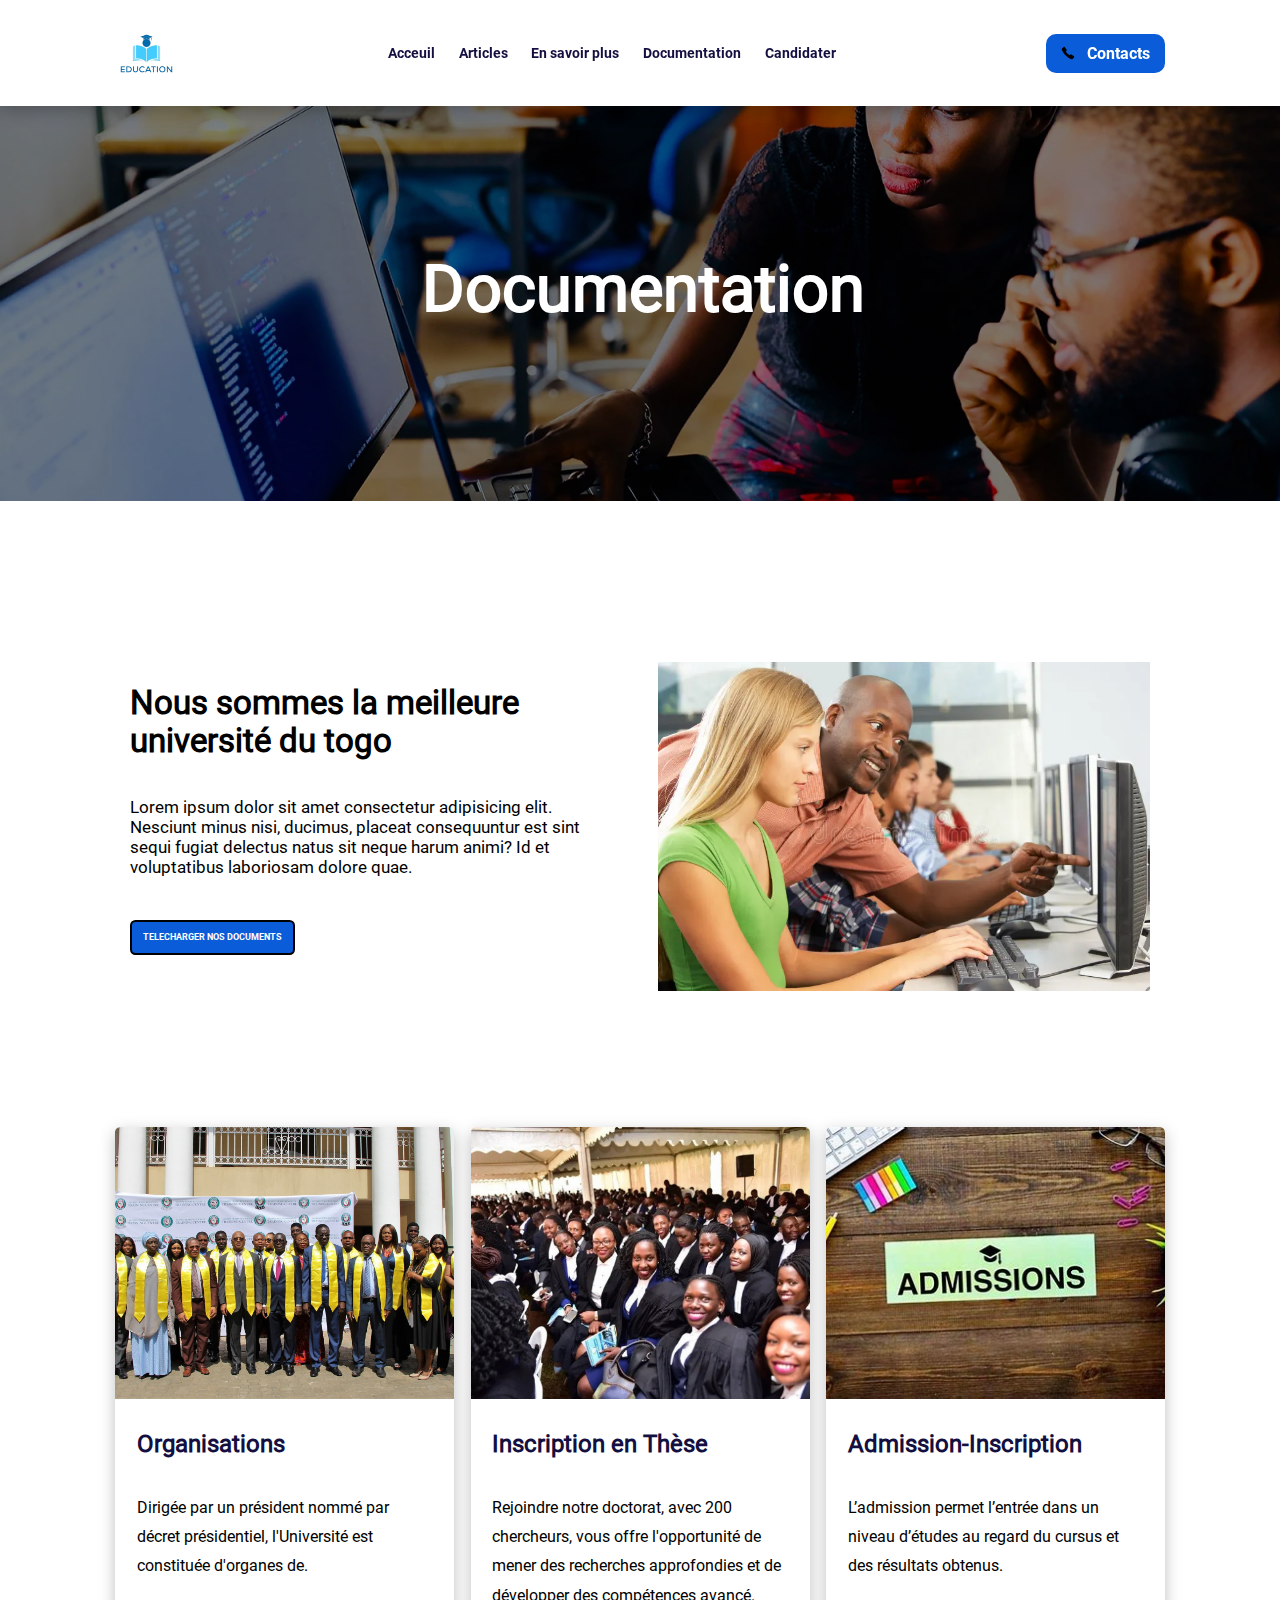
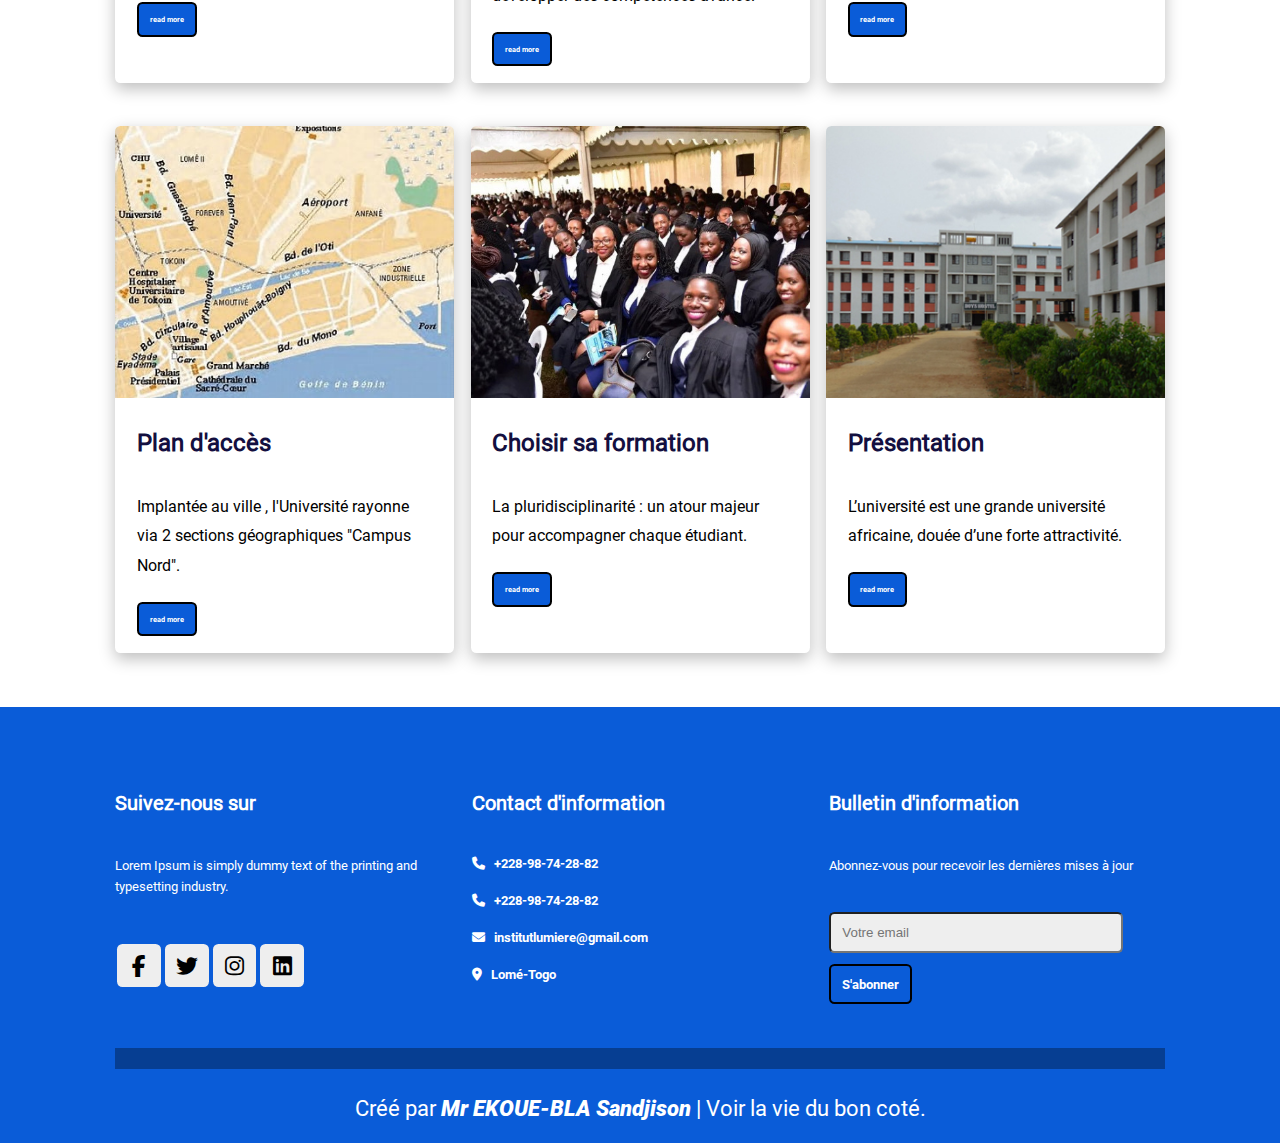
<file: documentation.html>
<!DOCTYPE html>
<html lang="en">

<head>
    <meta charset="UTF-8">
    <link rel="stylesheet" href="./icons/fontawesome/css/all.min.css">
    <link rel="stylesheet" href="./css/documentation.css">
    <meta name="viewport" content="width=device-width, initial-scale=1.0">
    <title>Documentation</title>
</head>

<body>
    <header class="header">

        <img src="./images/education2-removebg-preview.png" alt=" " width="6%">

        <nav class="navbar">
            <a href="index.html">Acceuil</a>
            <a href="article.html">Articles</a>
            <a href="plus.html">En savoir plus</a>
            <a href="documentation.html"> Documentation</a>
            <a href="candidater.html"> Candidater</a>

        </nav>

        <div class="icons">
            <div class="fas fa-bars" id="menu-btn"></div>
            <a href="contact.html" class="button-primary">
                <img src="./images/télécharger (1).png" alt="" width="14" />&nbsp;&nbsp;
                Contacts
            </a>
        </div>
    </header>

    <section class="home" id="home">

        <div class="content">

            <h3>Documentation</h3>

        </div>

    </section>

    <section class="about-us">
        <div class="row">
            <div class="about-col">
                <h1>Nous sommes la meilleure université du togo</h1>
                <p>Lorem ipsum dolor sit amet consectetur adipisicing elit.
                    Nesciunt minus nisi, ducimus, placeat consequuntur est
                    sint sequi fugiat delectus natus sit neque harum animi?
                    Id et voluptatibus laboriosam dolore quae.</p>
                <a href class="btn">TELECHARGER NOS DOCUMENTS</a>
            </div>
            <div class="about-col">
                <img src="./images/conference.webp" alt>
            </div>
        </div>
    </section>



    <section class="documentation">

        <div class="blogs-sliner">

            <div class="box-contener">

                <div class="box">
                    <img src="./images/organisation.jpg" alt="">
                    <div class="content">
                        <div class="icons">

                            <h3>Organisations</h3>

                            <p>Dirigée par un président nommé par décret présidentiel, l'Université est constituée d'organes de.

                            </p>

                            <a href="#" class="btn">read more</a>
                        </div>
                    </div>

                </div>

                <div class="box">
                    <img src="./images/etudiants2.jpg" alt="">
                    <div class="content">
                        <div class="icons">

                            <h3>Inscription en Thèse</h3>

                            <p>

                                Rejoindre notre doctorat, avec 200 chercheurs, vous offre l'opportunité de mener des
                                recherches approfondies et de développer des compétences avancé.
                            </p>

                            <a href="#" class="btn">read more</a>
                        </div>
                    </div>

                </div>

                <div class="box">

                    <img src="./images/admisionjpg.jpg" alt="">
                    <div class="content">
                        <div class="icons">

                            <h3>Admission-Inscription</h3>

                            <p>L’admission permet l’entrée dans un niveau d’études au regard du cursus et des résultats
                                obtenus.
                            </p>

                            <a href="#" class="btn">read more</a>
                        </div>
                    </div>

                </div>


            </div>
            <div class="blogs-sliner">

                <div class="box-contener">

                    <div class="box">
                        <img src="./images/maps.jpg" alt="">
                        <div class="content">
                            <div class="icons">

                                <h3>Plan d'accès</h3>

                                <p>Implantée au ville , l'Université rayonne via 2 sections géographiques "Campus Nord".
                                </p>

                                <a href="#" class="btn">read more</a>
                            </div>
                        </div>

                    </div>

                    <div class="box">
                        <img src="./images/etudiants2.jpg" alt="">
                        <div class="content">
                            <div class="icons">

                                <h3>Choisir sa formation</h3>

                                <p>
                                    La pluridisciplinarité : un atour majeur pour accompagner chaque étudiant.
                                </p>

                                <a href="#" class="btn">read more</a>
                            </div>
                        </div>

                    </div>

                    <div class="box">

                        <img src="./images/universite.jpg" alt="">
                        <div class="content">
                            <div class="icons">

                                <h3>Présentation</h3>

                                <p>
                                    L’université est une grande université africaine, douée d’une forte attractivité.
                                    
                                </p>

                                <a href="#" class="btn">read more</a>
                            </div>
                        </div>

                    </div>


                </div>
    </section>


    <section class="footer" id="footer">

        <div class="box-contener">

            <div class="box">
                <h3> Suivez-nous sur <i class="fas fe-shopping-basket"></i></h3>
                <p>Lorem Ipsum is simply dummy text of the printing and typesetting industry. </p>

                <div class="share">
                    <a href="#" class="fab fa-facebook-f"></a>
                    <a href="#" class="fab fa-twitter"></a>
                    <a href="#" class="fab fa-instagram"></a>
                    <a href="#" class="fab fa-linkedin"></a>
                </div>

            </div>
            <div class="box">
                <h3>Contact d'information</h3>
                <a href="#" class="links"> <i class="fas fa-phone"> </i> +228-98-74-28-82</a>
                <a href="#" class="links"> <i class="fas fa-phone"> </i> +228-98-74-28-82 </a>
                <a href="#" class="links"> <i class="fas fa-envelope"> </i> institutlumiere@gmail.com </a>
                <a href="#" class="links"> <i class="fas fa-map-marker-alt"> </i> Lomé-Togo</a>

            </div>

            <div class="box">
                <h3>Bulletin d'information</h3>

                <p>Abonnez-vous pour recevoir les dernières mises à jour</p>

                <input type="email" placeholder="Votre email" class="email">

                <input type="submit" value="S'abonner" class="btn">


            </div>

        </div>

        <div class="credit roboto-Thin">Créé par <span class="roboto-black">Mr EKOUE-BLA Sandjison</span> | Voir la vie
            du bon coté.</div>

    </section>
</body>

</html>
</file>
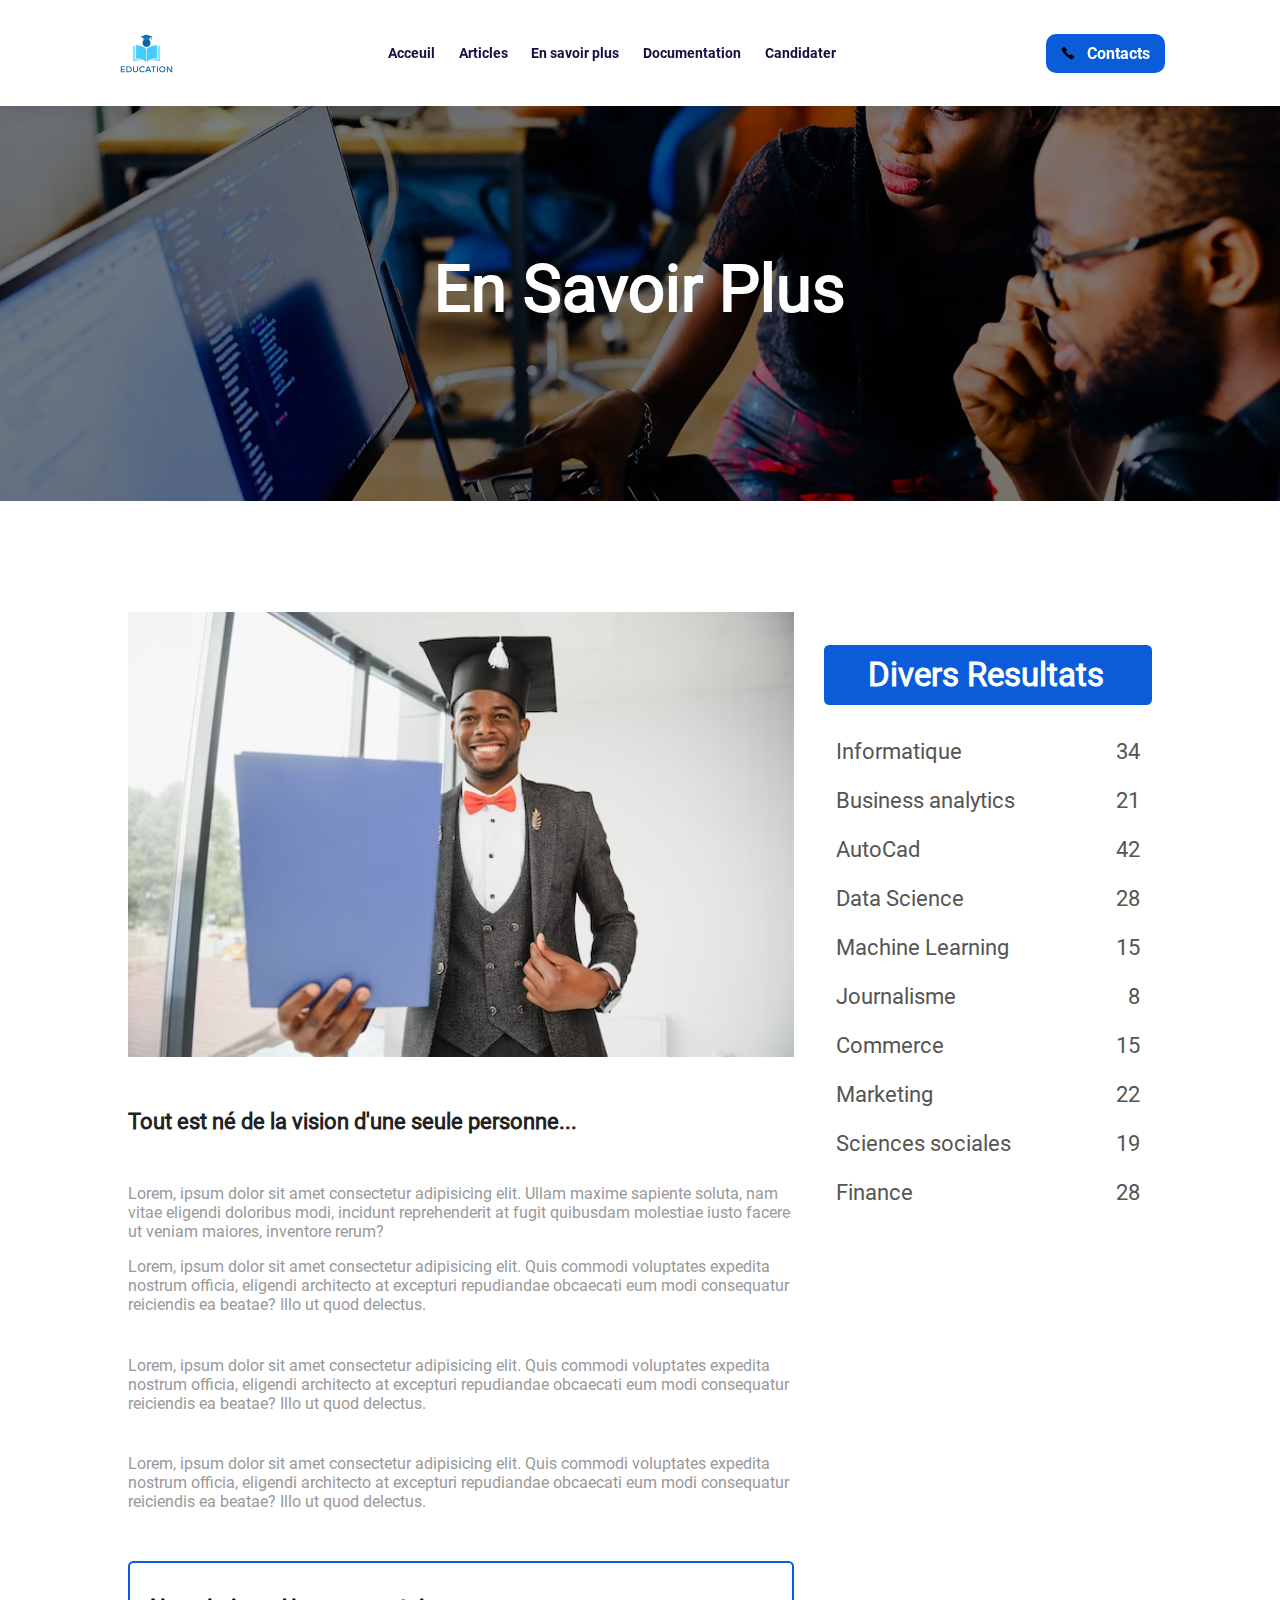
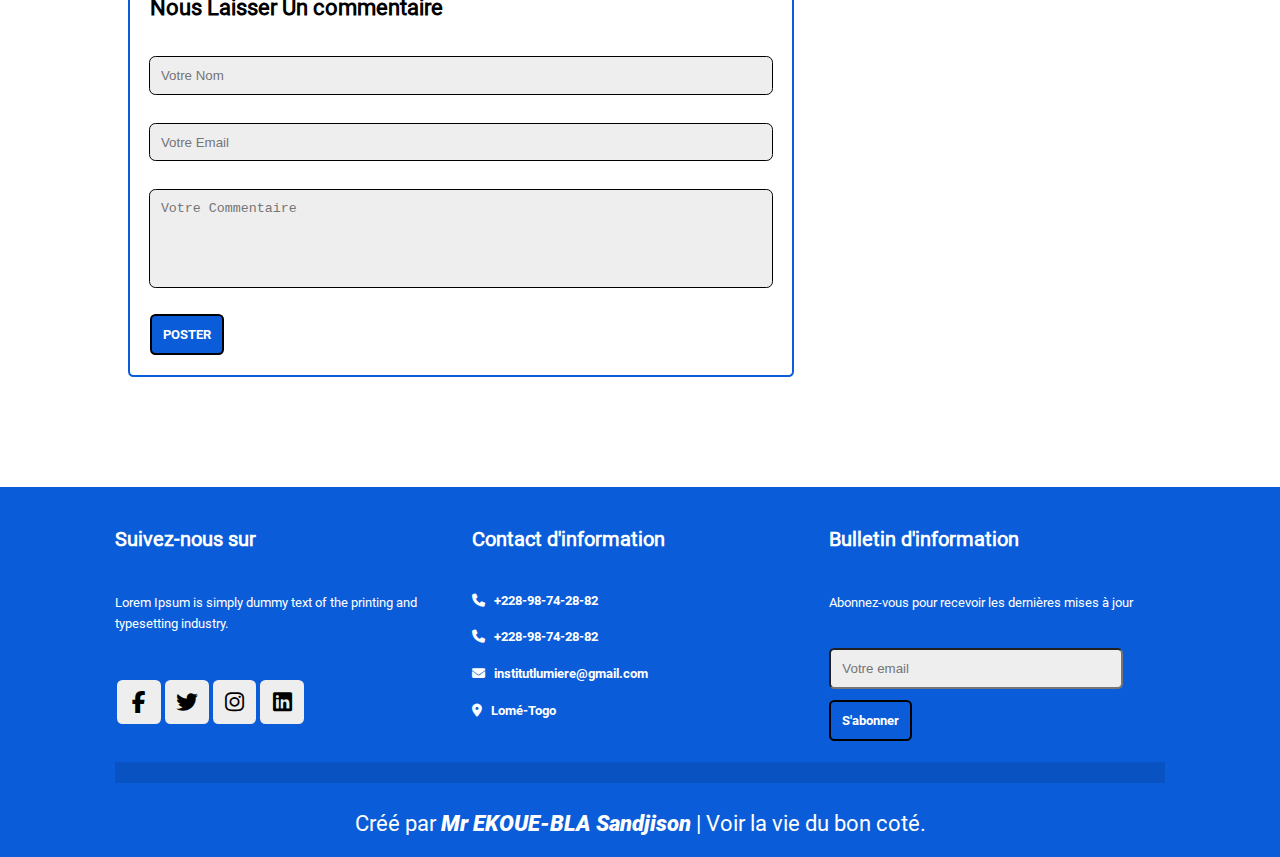
<file: plus.html>
<!DOCTYPE html>
<html lang="en">

<head>
    <meta charset="UTF-8">
    <link rel="stylesheet" href="./icons/fontawesome/css/all.min.css">
    <link rel="stylesheet" href="./css/plus.css">
    <meta name="viewport" content="width=device-width, initial-scale=1.0">
    <title>En savoir plus</title>
</head>

<body>
    <header class="header">

        <img src="./images/education2-removebg-preview.png" alt=" " width="6%">

        <nav class="navbar">
            <a href="index.html">Acceuil</a>
            <a href="article.html">Articles</a>
            <a href="plus.html">En savoir plus</a>
            <a href="documentation.html"> Documentation</a>
            <a href="candidater.html"> Candidater</a>

        </nav>

        <div class="icons">
            <div class="fas fa-bars" id="menu-btn"></div>
            <a href="contact.html" class="button-primary">
                <img src="./images/télécharger (1).png" alt="" width="14" />&nbsp;&nbsp;
                Contacts
            </a>
        </div>
    </header>

    <section class="home" id="home">

        <div class="content">

            <h3>En Savoir Plus</h3>

        </div>

    </section>


    <section class="blog-content">
        <div class="row">
            <div class="blog-left">
                <img src="./images/certification.avif" alt>
                <h2>Tout est né de la vision d'une seule personne...</h2>
                <p>Lorem, ipsum dolor sit amet consectetur adipisicing elit.
                    Ullam maxime sapiente soluta, nam vitae eligendi
                    doloribus modi, incidunt reprehenderit at fugit
                    quibusdam molestiae iusto facere ut veniam maiores,
                    inventore rerum?</p>
                <p>Lorem, ipsum dolor sit amet consectetur adipisicing elit.
                    Quis commodi voluptates expedita nostrum officia,
                    eligendi
                    architecto at excepturi repudiandae obcaecati eum modi
                    consequatur reiciendis ea beatae? Illo ut quod
                    delectus.</p>
                <br>
                <p>Lorem, ipsum dolor sit amet consectetur adipisicing elit.
                    Quis commodi voluptates expedita nostrum officia,
                    eligendi
                    architecto at excepturi repudiandae obcaecati eum modi
                    consequatur reiciendis ea beatae? Illo ut quod
                    delectus.</p>
                <br>
                <p>Lorem, ipsum dolor sit amet consectetur adipisicing elit.
                    Quis commodi voluptates expedita nostrum officia,
                    eligendi
                    architecto at excepturi repudiandae obcaecati eum modi
                    consequatur reiciendis ea beatae? Illo ut quod
                    delectus.</p>

                <div class="comment-box">
                    <h3>Nous Laisser Un commentaire</h3>
                    <form class="comment-form">
                        <input type="text" placeholder="Votre Nom">
                        <input type="email" placeholder="Votre Email">
                        <textarea rows="5" placeholder="Votre Commentaire"></textarea>
                        <button type="submit" class="btn">POSTER</button>
                    </form>
                </div>
            </div>
            <div class="blog-right">
                <h3>Divers Resultats</h3>
                <div>
                    <span>Informatique </span>
                    <span>34</span>
                </div>
                <div>
                    <span>Business analytics</span>
                    <span>21</span>
                </div>
                <div>
                    <span>AutoCad</span>
                    <span>42</span>
                </div>
                <div>
                    <span>Data Science </span>
                    <span>28</span>
                </div>
                <div>
                    <span>Machine Learning</span>
                    <span>15</span>
                </div>
                <div>
                    <span>Journalisme</span>
                    <span>8</span>
                </div>
                <div>
                    <span>Commerce</span>
                    <span>15</span>
                </div>
                <div>
                    <span>Marketing</span>
                    <span>22</span>
                </div>
                <div>
                    <span>Sciences sociales</span>
                    <span>19</span>
                </div>
                <div>
                    <span>Finance</span>
                    <span>28</span>
                </div>
              
            </div>
        </div>
    </section>

    <section class="footer" id="footer">

        <div class="box-contener">

            <div class="box">
                <h3> Suivez-nous sur <i class="fas fe-shopping-basket"></i></h3>
                <p>Lorem Ipsum is simply dummy text of the printing and typesetting industry. </p>

                <div class="share">
                    <a href="#" class="fab fa-facebook-f"></a>
                    <a href="#" class="fab fa-twitter"></a>
                    <a href="#" class="fab fa-instagram"></a>
                    <a href="#" class="fab fa-linkedin"></a>
                </div>

            </div>
            <div class="box">
                <h3>Contact d'information</h3>
                <a href="#" class="links"> <i class="fas fa-phone"> </i> +228-98-74-28-82</a>
                <a href="#" class="links"> <i class="fas fa-phone"> </i> +228-98-74-28-82 </a>
                <a href="#" class="links"> <i class="fas fa-envelope"> </i> institutlumiere@gmail.com </a>
                <a href="#" class="links"> <i class="fas fa-map-marker-alt"> </i> Lomé-Togo</a>

            </div>

            <div class="box">
                <h3>Bulletin d'information</h3>

                <p>Abonnez-vous pour recevoir les dernières mises à jour</p>

                <input type="email" placeholder="Votre email" class="email">

                <input type="submit" value="S'abonner" class="btn">


            </div>

        </div>

        <div class="credit roboto-Thin">Créé par <span class="roboto-black">Mr EKOUE-BLA Sandjison</span> | Voir la vie
            du bon coté.</div>

    </section>

</body>

</html>
</file>
<file: css/style.css>
@import url('https://fonts.googleapis.com/css2?family=Poppins:wght@100;300;400;500;600&display=swap');




@font-face {
    font-family: roboto-thin;
    src: url(../fonts/Roboto-Thin.ttf);
}

@font-face {
    font-family: roboto-light;

    src: url(../fonts/Roboto-Light.ttf);
}

@font-face {
    font-family: roboto-regular;
    src: url(../fonts/Roboto-Regular.ttf);
}

@font-face {
    font-family: roboto-medium;
    src: url(../fonts/Roboto-Medium.ttf);
}


@font-face {
    font-family: roboto-bold;
    src: url(../fonts/Roboto-Bold.ttf);
}

@font-face {
    font-family: roboto-black;
    src: url(../fonts/Roboto-BlackItalic.ttf);
}



.roboto-thin {
    font-family: roboto-thin;
}

.roboto-regular {
    font-family: roboto-regular;
}

.roboto-medium {
    font-family: roboto-medium;
}


.roboto-bold {
    font-family: roboto-bold;
}

.roboto-black {
    font-family: roboto-black;
}





a {

    text-decoration: none;
}

* {
    transition: all .2s linear;
    scroll-behavior: smooth;
}

html,

body {
    padding: 0;
    margin: 0;
    font-family: roboto-regular;
    font-size: 14px;
    background-color: #eee;
}

section {
    padding: 1rem 9%;
}

.icons div {
    height: 3rem;
    width: 5rem;
    line-height: 3rem;
    border-radius: .5rem;
    background: #0a5cd8;
    color: #FFF;
    font-size: 2rem;
    text-align: center;

}

#menu-btn {

    display: none;
}


.banner-content {
    position: absolute;
    left: 0;
    right: 0;
    top: 100px;
    bottom: 100px;
    align-self: center;
    text-align: center;
    width: fit-content;
    margin: auto;

}





.button-primary,
.button-light {

    background-color: #054FBD;
    color: #FFF;
    padding: 10px 15px;
    border-radius: 10px;
    display: inline-flex;
    text-align: center;
    align-items: center;
    justify-content: center;
    width: fit-content;
    font-weight: 900;

}



.button-light {

    background-color: #e5edf8;
    color: #000;

}



.button-light:hover {

    background-color: #FFF;

    color: #0a5cd8;
}



.button-lg {

    padding: 1.3rem 2rem;
    font-family: roboto-bold;
}



.button-primary:hover {

    background-color: #0a5cd8;
}


.full-banner {
    background-image: url(../images/libraru2.webp);
    background-color: black;
    height: 100vh;
    background-size: cover;
    background-position: center;

}

.h1-title {
    color: #FFF;
    font-size: 5vw;
    font-family: roboto-thin;
    font-weight: 100;
    padding: 0;
    margin: 0;
}

.mask {
    position: absolute;
    top: 0;
    left: 0;
    right: 0;
    height: 100vh;
    background-color: rgba(0, 0, 0, 0.489);
}

.menu-bar {

    padding: 0 10%;
}

.menu-bar .menu-items {
    list-style-type: none;
    padding: 0 !important;
    margin: 0 !important
}

.menu-bar .menu-items li {
    display: inline-block;
    font-family: roboto-bold;
    margin: 0 10px;
}

.menu-bar .menu-items li a {

    color: #DDD;
}


.menu-bar .menu-items li a:hover {
    color: #FFF;
}

.menu-bar table tr td.menu-buttons {
    text-align: right;
}

.menu-bar table .logo-td,
.menu-bar table .menu-buttons {
    width: 150px;
}

.slogan {
    color: #d8d8d8;

}


.logo-td {
    /* padding-right: 20px; */
}


.social-media-cover {
    position: fixed;
    left: 10px;
    top: 100px;
    bottom: 100px;
    width: 40px;
    display: flex;
}

.social-media-cover>div {
    align-self: center;
    background-color: #e5edf8;
    border-radius: 4px;
    padding: 4px;
}

/* 
    
    
    
    SEPARATION
    
    
    
    */
.btn {
    color: #fff;
    font-family: roboto-bold;
    display: inline-block;
    padding: 1rem 1rem;
    border: .2rem solid black;
    background: #0a5cd8;
    border-radius: .5rem;

}

.btn:hover {
    color: #000;
    background: transparent;
}


.heading {
    text-align: center;
    /* padding: 1rem 0; */
    font-size: 3rem;

}

.heading span::after {
    content: "";
    display: block;
    border: 1px solid black;
    width: 50%;
    margin: auto;

}



.heading span {

    color: #0a5cd8;
    display: inline-block;
    padding: 0.5rem 2rem;


}



.icons a:hover {
    color: #FFF;
    background-color: #FFF;
}


.article .box-contener {

    display: grid;
    grid-template-columns: 1fr 1fr 1fr;
    gap: 1.5rem;
}

.article .box-contener .box {
    background: #fff;
    border-radius: .5rem;
    overflow: hidden;

}

.article .box-contener .box img {
    height: 20rem;
    width: 100%;
    object-fit: cover;
}

.article .box-contener .box .content {
    padding-left: 1rem;
    padding-right: 1rem;
    padding-bottom: 2rem;
}

.article .box-contener .box .content .icons {
    /* padding-bottom: 1.5rem;
     */
}

.article .box-contener .box .content .icons a {
    color: #000;
    font-size: 1rem;

}



.article .box-contener .box .content .icons h3 {
    line-height: 1.8;
    font-size: 2rem;
    padding-top: 2rem;

}

.article .box-contener .box .content h3:before {
    content: "";
    display: block;
    border: 1px solid black;
    margin: 1rem 0;


}


.left-link {
    float: left;
}

.right-link {
    float: right;
}

.article .box-contener .box .content .icons a i {
    padding-right: .5rem;
    color: #0a5cd8;


}

/* 
    
    
    
    SEPARATION
    
    
    
    */

.about .about-us {
    display: grid;
    grid-template-columns: 1.2fr 1fr;
    /* gap: 2rem; */
}

.about .about-us .image-left img {
    width: 100%;
    height: 90vh;

}

.about .about-us .savoir-right p {
    font-size: 1.3rem;
    margin-bottom: 2rem;
    padding: 0 2rem;

}

.about .about-us .savoir-right {
    display: flex;
    justify-content: center;
    align-items: center;
    background-color: #fff;

}

.about .about-us .savoir-right .block {

    display: block;
    text-align: center;

}


/* 
    
    
    
    SEPARATION
    
    
    
    */

.box2 {

    display: flex;
    justify-content: center;
    align-items: center;
}

.bg-cl {

    padding: 2rem;
    background-color: #0a5cd8;
    width: 4rem;
}

.bg-cl a i {
    font-size: 3rem;
    color: #fff;
}


.Documentation .box-contener {

    display: grid;
    grid-template-columns: 1fr 1fr 1fr;
    gap: 1.5rem;
}

.Documentation .box-contener .box {
    padding: 2rem 1rem 0 1rem;
    background: #fff;
    text-align: center;

}


.Documentation .box-contener .box h3 {
    font-size: 2rem;
    line-height: 1.4;
}

.Documentation .box-contener .box p {
    font-size: 1.5rem;
    line-height: 1.8;
    padding: 1rem 0;
}

/* 
    
    
    
    SEPARATION
    
    
    
    */





.middle-zone {
    background-image: linear-gradient(rgba(0, 0, 0, 0.317), rgba(0, 0, 0, 0.34)), url(../images/academics.jpg);
    background-size: cover;
    background-position: center;
    height: 50vh;
}

.middle-zone-mask {
    color: #FFF;
}



.middle-zone-mask a {

    margin-top: 4rem;
}

.middle-zone-mask .middle-zone-title {
    font-family: roboto-bold;
    font-size: 28px;
    margin: 0;
    padding: 0;
}



.text-center {
    text-align: center;

}






/* 
    
    
    
    SEPARATION
    
    
    
    */








.bg-cl-1 {

    padding: 1rem;
    background-color: #33FFA2;
    width: 4rem;
}

.bg-cl-2 {

    padding: 1rem;
    background-color: #FFC300;
    width: 4rem;
}

.bg-cl-3 {

    padding: 1rem;
    background-color: #A833FF;
    width: 4rem;
}

.bg-cl-3 a i {
    font-size: 4rem;
    color: #fff;
}

.bg-cl-1 a i {
    font-size: 4rem;
    color: #fff;
}

.bg-cl-2 a i {
    font-size: 4rem;
    color: #fff;
}


.Candidater .box-contener {

    display: grid;
    grid-template-columns: 1fr 1fr 1fr;
    gap: 1.5rem;
}

.Candidater .box-contener .box {
    padding: 2rem 1rem 0 1rem;
    background: #fff;
    text-align: left;

}


.Candidater .box-contener .box h3 {
    font-size: 2rem;
    line-height: 1.4;
}

.Candidater .box-contener .box p {
    font-size: 1.5rem;
    line-height: 1.6;

}




/* 
    
    
    
    SEPARATION
    
    
    
    */

.footer {
    background: #0a5cd8;
    color: #fff;

}


.footer .box-contener {
    display: grid;
    grid-template-columns: 1fr 1fr 1fr;
    gap: 2rem;

}

.footer .box-contener .box h3 {

    font-size: 1.8rem;
    color: #fff;
    padding: 1rem 0;
}

.footer .box-contener .box h3 i {
    color: #0a5cd8;
}

.footer .box-contener .box .links {
    display: block;
    font-size: 1.2rem;
    color: #fff;
    padding: 1rem 0;
}

.footer .box-contener .box .links i {
    color: #fff;
    padding-right: .5rem;
}

.footer .box-contener .box .links:hover i {

    padding-right: 2rem;
}

.footer .box-contener .box a i {
    color: #0a5cd8;
    padding-right: .5rem;
}



.footer .box-contener .box p {

    line-height: 1.6;
    font-size: 1.2rem;
    color: #fff;
    padding: 1rem 0;
    /* width: 300px; */
}

.footer .box-contener .box .share a {
    margin-top: 2rem;
    height: 4rem;
    width: 4rem;
    line-height: 4rem;
    border-radius: .5rem;
    font-size: 2rem;
    color: black;
    margin-left: .2rem;
    background: #eee;
    text-align: center;
}

.footer .box-contener .box .share a:hover {
    background: #0a5cd8;
    color: #fff;
}


.footer .box-contener .box .email {
    margin: 1rem 0;
    padding: 1rem;
    border-radius: .5rem;
    background: #eee;
    font: 1.6rem;
    text-transform: none;
    width: 80%;
}


:root {
    --border: 2rem solid #00000052;
    --outline: 1rem solid rgba(0, 0, 0, .1);
    --outline-hover: 0.5rem solid var(--black);
}


.footer .credit {
    text-align: center;
    margin-top: 2rem;
    font-size: 2rem;
    padding: 1rem;
    padding-top: 2.5rem;
    color: #fff;
    border-top: var(--border);

}


.footer .credit span {

    color: #fff;
}




/* 
    
    
    
    SEPARATION
    
    RESPONSIVE
    
    */



@media (max-width:991px) {
    html {

        font-size: 80%;
    }


}


@media (max-width:975px) {

    #menu-btn {

        display: inline-block;
    }

    #none {
        display: none;
    }

    #none+td {
        display: table-cell;
    }


}

@media (max-width:860px) {}

@media (max-width:800px) {}

@media (max-width:780px) {
    html {

        font-size: 60%;
    }

}

@media (max-width:700px) {
    .about .about-us .image-left img {
        width: 100%;
        /* height: 90vh; */

    }

    #none {

        display: none;
    }
}

@media (max-width:666px) {

    html {

        font-size: 50%;
    }

    .about .about-us .image-left img {
        width: 100%;
        height: 65vh;

    }
}

@media (max-width:645px) {

    html {

        font-size: 45%;
    }

}

@media (max-width:480px) {}

@media (max-width:450px) {}


@media (max-width:400px) {

    html {

        font-size: 30%;
    }

    .about .about-us .image-left img {
        width: 100%;
        height: 40vh;

    }
}







/* 
    
    
    
    SEPARATION
    
    
    
    */
</file>
<file: css/article.css>
@import url('https://fonts.googleapis.com/css2?family=Poppins:wght@100;300;400;500;600&display=swap');




@font-face {
    font-family: roboto-thin;
    src: url(../fonts/Roboto-Thin.ttf);
}

@font-face {
    font-family: roboto-light;

    src: url(../fonts/Roboto-Light.ttf);
}

@font-face {
    font-family: roboto-regular;
    src: url(../fonts/Roboto-Regular.ttf);
}

@font-face {
    font-family: roboto-medium;
    src: url(../fonts/Roboto-Medium.ttf);
}


@font-face {
    font-family: roboto-bold;
    src: url(../fonts/Roboto-Bold.ttf);
}

@font-face {
    font-family: roboto-black;
    src: url(../fonts/Roboto-BlackItalic.ttf);
}



.roboto-thin {
    font-family: roboto-thin;
}

.roboto-regular {
    font-family: roboto-regular;
}

.roboto-medium {
    font-family: roboto-medium;
}


.roboto-bold {
    font-family: roboto-bold;
}

.roboto-black {
    font-family: roboto-black;
}


/* 

SEPARATION


*/





:root {

    --orange: #0a5cd8;
    --black: #130f40;
    --ligth-color: #666;
    --box-shadow: 0 .5rem 1.5rem rgba(0, 0, 0, .1);
    --border: 2rem solid rgba(0, 0, 0, .1);
    --outline: 1rem solid rgba(0, 0, 0, .1);
    --outline-hover: 1rem solid var(--black);
}


html,
body {
    padding: 0;
    margin: 0;
    font-family: roboto-regular;
    font-size: 68%;
}

* {
    transition: all .2s linear;
    scroll-behavior: smooth;
}

a {
    text-decoration: none;
   color: black;
   font-family: roboto-bold;
}


section {
    padding: 1rem 9%;
}

.btn {
    color: #fff;
    font-family: roboto-bold;
    display: inline-block;
    padding: 1rem 1rem;
    border: .2rem solid black;
    background: #0a5cd8;
    border-radius: .5rem;

}

.btn:hover {
    color: #000;
    background: transparent;
}


.button-primary,
.button-light {

    background-color: #0a5cd8;
    color: #FFF;
    padding: 10px 15px;
    border-radius: 10px;
    display: inline-flex;
    text-align: center;
    align-items: center;
    justify-content: center;
    width: fit-content;
    font-weight: 900;
    font-size: 1.5rem;

}


#menu-btn {
    display: none;
}

/* 

SEPARATION


*/

.header {
    position: fixed;
    top: 0;
    left: 0;
    right: 0;
    z-index: 1000;
    display: flex;
    align-items: center;
    justify-content: space-between;
    padding: 2rem 9%;
    background: #fff;
    box-shadow: var(--box-shadow);

}

.header .logo {
    font-size: 2.5rem;
    font-weight: bolder;
    color: var(--black);
}

.header .logo i {

    color: var(--orange);
}

.header .navbar a {

    font-size: 1.3rem;
    margin: 0 1rem;
    color: var(--black);


}

.header .navbar a:hover {
    color: var(--orange);
}




.header .icons div {
    height: 4.5rem;
    width: 4.5rem;
    line-height: 4.5rem;
    border-radius: .5rem;
    background: #eee;
    color: var(--black);
    font-size: 2rem;
    /* margin-left: .3rem; */
    text-align: center;
    cursor: pointer;

}


.header .icons div:hover {
    background: var(--orange);
}


/* 

SEPARATION


*/

.home {
    display: flex;
    justify-content: center;
    background: linear-gradient(rgba(0, 0, 0, 0.459), rgba(0, 0, 0, 0.454)), url(../images/dossier-ecoles-recruteurs-2.webp);
    background-position: center;
    background-size: cover;
    padding-top: 17rem;
    padding-bottom: 10rem;
}

.home .content {
    text-align: center;
    width: 40rem;
}

.home .content h3 {
    color: #fff;
    font-size: 6rem;
}




/* 
    
    
    
    SEPARATION
    
    
    
    */




article{
    display:grid;
    grid-template-columns: 1fr;
    padding: 10px 50px;
    column-gap: 15px;
    align-items: center;
}
.rowart p{
    width: 100%;
    font-size: 2rem;
}

.rowart h2{
    font-size: 2.5rem;
}


.rowart{
    margin: 4rem 0;
    display: flex;
    flex-direction: column;
    gap: 1rem;
    align-items: center;
}

.rowart img{
    width:100%;
   
}


/* 
    
    
    
    SEPARATION
    
    
    
    */

    .footer {
        background: #0a5cd8;
        color: #fff;
    
    }
    
    
    .footer .box-contener {
        display: grid;
        grid-template-columns: 1fr 1fr 1fr;
        gap: 2rem;
    
    }
    
    .footer .box-contener .box h3 {
    
        font-size: 1.8rem;
        color: #fff;
        padding: 1rem 0;
    }
    
    .footer .box-contener .box h3 i {
        color: #0a5cd8;
    }
    
    .footer .box-contener .box .links {
        display: block;
        font-size: 1.2rem;
        color: #fff;
        padding: 1rem 0;
    }
    
    .footer .box-contener .box .links i {
        color: #fff;
        padding-right: .5rem;
    }
    
    .footer .box-contener .box .links:hover i {
    
        padding-right: 2rem;
    }
    
    .footer .box-contener .box a i {
        color: #0a5cd8;
        padding-right: .5rem;
    }
    
    
    
    .footer .box-contener .box p {
    
        line-height: 1.6;
        font-size: 1.2rem;
        color: #fff;
        padding: 1rem 0;
        /* width: 300px; */
    }
    
    .footer .box-contener .box .share a {
        margin-top: 2rem;
        height: 4rem;
        width: 4rem;
        line-height: 4rem;
        border-radius: .5rem;
        font-size: 2rem;
        color: black;
        margin-left: .2rem;
        background: #eee;
        text-align: center;
    }
    
    .footer .box-contener .box .share a:hover {
        background: #0a5cd8;
        color: #fff;
    }
    
    
    .footer .box-contener .box .email {
        margin: 1rem 0;
        padding: 1rem;
        border-radius: .5rem;
        background: #eee;
        font: 1.6rem;
        text-transform: none;
        width: 80%;
    }
    
    
    :root {
        --border: 2rem solid #00000052;
        --outline: 1rem solid rgba(0, 0, 0, .1);
        --outline-hover: 0.5rem solid var(--black);
    }
    
    
    .footer .credit {
        text-align: center;
        margin-top: 2rem;
        font-size: 2rem;
        padding: 1rem;
        padding-top: 2.5rem;
        color: #fff;
        border-top: var(--border);
    
    }
    
    
    .footer .credit span {
    
        color: #fff;
    }
    
    


/* 

SEPARATION


*/




/* 

SEPARATION


*/



/* 

SEPARATION


*/
</file>
<file: css/candidater.css>
@import url('https://fonts.googleapis.com/css2?family=Poppins:wght@100;300;400;500;600&display=swap');




@font-face {
    font-family: roboto-thin;
    src: url(../fonts/Roboto-Thin.ttf);
}

@font-face {
    font-family: roboto-light;

    src: url(../fonts/Roboto-Light.ttf);
}

@font-face {
    font-family: roboto-regular;
    src: url(../fonts/Roboto-Regular.ttf);
}

@font-face {
    font-family: roboto-medium;
    src: url(../fonts/Roboto-Medium.ttf);
}


@font-face {
    font-family: roboto-bold;
    src: url(../fonts/Roboto-Bold.ttf);
}

@font-face {
    font-family: roboto-black;
    src: url(../fonts/Roboto-BlackItalic.ttf);
}



.roboto-thin {
    font-family: roboto-thin;
}

.roboto-regular {
    font-family: roboto-regular;
}

.roboto-medium {
    font-family: roboto-medium;
}


.roboto-bold {
    font-family: roboto-bold;
}

.roboto-black {
    font-family: roboto-black;
}


/* 

SEPARATION


*/





:root {

    --orange: #0a5cd8;
    --black: #130f40;
    --ligth-color: #666;
    --box-shadow: 0 .5rem 1.5rem rgba(0, 0, 0, .1);
    --border: 2rem solid rgba(0, 0, 0, .1);
    --outline: .2rem solid #0a5cd8;
    --outline-hover: 1rem solid var(--black);
}


* {
    transition: all .2s linear;
    scroll-behavior: smooth;
}

html,
body {
    padding: 0;
    margin: 0;
    font-family: roboto-regular;
    font-size: 68%;
}

a {
    text-decoration: none;
    color: black;
    font-family: roboto-bold;
}


section {
    padding: 1rem 9%;
}

.btn {
    color: #fff;
    font-family: roboto-bold;
    display: inline-block;
    padding: 1rem 1rem;
    border: .2rem solid black;
    background: #0a5cd8;
    border-radius: .5rem;

}

.btn:hover {
    color: #000;
    background: transparent;
}


.button-primary,
.button-light {

    background-color: #0a5cd8;
    color: #FFF;
    padding: 10px 15px;
    border-radius: 10px;
    display: inline-flex;
    text-align: center;
    align-items: center;
    justify-content: center;
    width: fit-content;
    font-weight: 900;
    font-size: 1.5rem;

}


#menu-btn {
    display: none;
}

/* 

SEPARATION


*/

.header {
    position: fixed;
    top: 0;
    left: 0;
    right: 0;
    z-index: 1000;
    display: flex;
    align-items: center;
    justify-content: space-between;
    padding: 2rem 9%;
    background: #fff;
    box-shadow: var(--box-shadow);

}

.header .logo {
    font-size: 2.5rem;
    font-weight: bolder;
    color: var(--black);
}

.header .logo i {

    color: var(--orange);
}

.header .navbar a {

    font-size: 1.3rem;
    margin: 0 1rem;
    color: var(--black);


}

.header .navbar a:hover {
    color: var(--orange);
}




.header .icons div {
    height: 4.5rem;
    width: 4.5rem;
    line-height: 4.5rem;
    border-radius: .5rem;
    background: #eee;
    color: var(--black);
    font-size: 2rem;
    /* margin-left: .3rem; */
    text-align: center;
    cursor: pointer;

}


.header .icons div:hover {
    background: var(--orange);
}


/* 

SEPARATION


*/

.home {
    display: flex;
    justify-content: center;
    background: linear-gradient(rgba(0, 0, 0, 0.459), rgba(0, 0, 0, 0.454)), url(../images/dossier-ecoles-recruteurs-2.webp);
    background-position: center;
    background-size: cover;
    padding-top: 17rem;
    padding-bottom: 10rem;
}

.home .content {
    text-align: center;
    width: 40rem;
}

.home .content h3 {
    color: #fff;
    font-size: 6rem;
}






/* 
    
    
    
    SEPARATION
    
    
    
    */








.contact-col {
    flex-basis: 48%;
    margin-bottom: 30px;

}

.contact-col div {
    display: flex;
    align-items: center;
    margin-bottom: 40px;
}

.contact-col div .fa {
    font-size: 28px;
    color: #f44336;
    margin: 10px;
    margin-right: 30px;
}

.contact-col div p {
    padding: 0;
}


.contact-col p {

    font-size: 2rem;
}

.contact-col div h5 {
    font-size: 20px;
    margin-bottom: 5px;
    color: #555;
    font-weight: 400;
}

.contact-col input,
.contact-col textarea {
    width: 100%;
    resize: none;
    padding: 15px;
    margin-bottom: 17px;
    outline: var(--outline);
    border: none;
    box-sizing: border-box;
    border-radius: .5rem;
}

.contact-col form label {
    font-size: 2rem;
}
.contact-col .file{

    margin-top: 1rem;
}







/* 
    
    
    
    SEPARATION
    
    
    
    */

.footer {
    background: #0a5cd8;
    color: #fff;

}


.footer .box-contener {
    display: grid;
    grid-template-columns: 1fr 1fr 1fr;
    gap: 2rem;

}

.footer .box-contener .box h3 {

    font-size: 1.8rem;
    color: #fff;
    padding: 1rem 0;
}

.footer .box-contener .box h3 i {
    color: #0a5cd8;
}

.footer .box-contener .box .links {
    display: block;
    font-size: 1.2rem;
    color: #fff;
    padding: 1rem 0;
}

.footer .box-contener .box .links i {
    color: #fff;
    padding-right: .5rem;
}

.footer .box-contener .box .links:hover i {

    padding-right: 2rem;
}

.footer .box-contener .box a i {
    color: #0a5cd8;
    padding-right: .5rem;
}



.footer .box-contener .box p {

    line-height: 1.6;
    font-size: 1.2rem;
    color: #fff;
    padding: 1rem 0;
    /* width: 300px; */
}

.footer .box-contener .box .share a {
    margin-top: 2rem;
    height: 4rem;
    width: 4rem;
    line-height: 4rem;
    border-radius: .5rem;
    font-size: 2rem;
    color: black;
    margin-left: .2rem;
    background: #eee;
    text-align: center;
}

.footer .box-contener .box .share a:hover {
    background: #0a5cd8;
    color: #fff;
}


.footer .box-contener .box .email {
    margin: 1rem 0;
    padding: 1rem;
    border-radius: .5rem;
    background: #eee;
    font: 1.6rem;
    text-transform: none;
    width: 80%;
}





.footer .credit {
    text-align: center;
    margin-top: 2rem;
    font-size: 2rem;
    padding: 1rem;
    padding-top: 2.5rem;
    color: #fff;

}


.footer .credit span {

    color: #fff;
}




/* 

SEPARATION


*/




/* 

SEPARATION


*/



/* 

SEPARATION


*/
</file>
<file: css/contact.css>
@import url('https://fonts.googleapis.com/css2?family=Poppins:wght@100;300;400;500;600&display=swap');




@font-face {
    font-family: roboto-thin;
    src: url(../fonts/Roboto-Thin.ttf);
}

@font-face {
    font-family: roboto-light;

    src: url(../fonts/Roboto-Light.ttf);
}

@font-face {
    font-family: roboto-regular;
    src: url(../fonts/Roboto-Regular.ttf);
}

@font-face {
    font-family: roboto-medium;
    src: url(../fonts/Roboto-Medium.ttf);
}


@font-face {
    font-family: roboto-bold;
    src: url(../fonts/Roboto-Bold.ttf);
}

@font-face {
    font-family: roboto-black;
    src: url(../fonts/Roboto-BlackItalic.ttf);
}



.roboto-thin {
    font-family: roboto-thin;
}

.roboto-regular {
    font-family: roboto-regular;
}

.roboto-medium {
    font-family: roboto-medium;
}


.roboto-bold {
    font-family: roboto-bold;
}

.roboto-black {
    font-family: roboto-black;
}


/* 

SEPARATION


*/





:root {

    --orange: #0a5cd8;
    --black: #130f40;
    --ligth-color: #666;
    --box-shadow: 0 .5rem 1.5rem rgba(0, 0, 0, .1);
    --border: 2rem solid rgba(0, 0, 0, .1);
    --outline: .2rem solid  #0a5cd8;
    --outline-hover: 1rem solid var(--black);
}


html,
body {
    padding: 0;
    margin: 0;
    font-family: roboto-regular;
    font-size: 68%;
}

* {
    transition: all .2s linear;
    scroll-behavior: smooth;
}

a {
    text-decoration: none;
   color: black;
   font-family: roboto-bold;
}

section {
    padding: 1rem 9%;
}


.btn {
    color: #fff;
    font-family: roboto-bold;
    display: inline-block;
    padding: 1rem 1rem;
    border: .2rem solid black;
    background: #0a5cd8;
    border-radius: .5rem;

}

.btn:hover {
    color: #000;
    background: transparent;
}



.button-primary,
.button-light {

    background-color: #0a5cd8;
    color: #FFF;
    padding: 10px 15px;
    border-radius: 10px;
    display: inline-flex;
    text-align: center;
    align-items: center;
    justify-content: center;
    width: fit-content;
    font-weight: 900;
    font-size: 1.5rem;

}


#menu-btn {
    display: none;
}

/* 

SEPARATION


*/

.header {
    position: fixed;
    top: 0;
    left: 0;
    right: 0;
    z-index: 1000;
    display: flex;
    align-items: center;
    justify-content: space-between;
    padding: 2rem 9%;
    background: #fff;
    box-shadow: var(--box-shadow);

}

.header .logo {
    font-size: 2.5rem;
    font-weight: bolder;
    color: var(--black);
}

.header .logo i {

    color: var(--orange);
}

.header .navbar a {

    font-size: 1.3rem;
    margin: 0 1rem;
    color: var(--black);


}

.header .navbar a:hover {
    color: var(--orange);
}




.header .icons div {
    height: 4.5rem;
    width: 4.5rem;
    line-height: 4.5rem;
    border-radius: .5rem;
    background: #eee;
    color: var(--black);
    font-size: 2rem;
    /* margin-left: .3rem; */
    text-align: center;
    cursor: pointer;

}


.header .icons div:hover {
    background: var(--orange);
}


/* 

SEPARATION


*/

.home {
    display: flex;
    justify-content: center;
    background: linear-gradient(rgba(0, 0, 0, 0.459), rgba(0, 0, 0, 0.454)), url(../images/dossier-ecoles-recruteurs-2.webp);
    background-position: center;
    background-size: cover;
    padding-top: 17rem;
    padding-bottom: 10rem;
}

.home .content {
    text-align: center;
    width: 40rem;
}

.home .content h3 {
    color: #fff;
    font-size: 6rem;
}







/* 
    
    
    
    SEPARATION
    
    
    
    */




.contact-us{
    width: 80%;
    margin: auto;
 }
 .contact-col{
    flex-basis: 48%;
    margin-bottom: 30px;
 
 }
 .contact-col div{
    display: flex;
    align-items: center;
    margin-bottom: 40px;
 }
 .contact-col div .fa{
    font-size: 28px;
    color: #0a5cd8;
    margin: 10px;
    margin-right: 30px;
 }
 .contact-col div p{
    padding: 0;
    font-size: 1rem;
 }
 .contact-col div h5{
    font-size: 20px;
    margin-bottom: 5px;
    color: #555;
    font-weight: 400;
 }
 .contact-col input, .contact-col textarea{
    width: 100%;
    resize: none;
    padding: 15px;
    margin-bottom: 17px;
    outline: var(--outline);
    border: 1px solid #CCC;
    box-sizing: border-box;
    border-radius: .5rem;
 }

/* 
    
    
    
    SEPARATION
    
    
    
    */

    .footer {
        background: #0a5cd8;
        color: #fff;
    
    }
    
    
    .footer .box-contener {
        display: grid;
        grid-template-columns: 1fr 1fr 1fr;
        gap: 2rem;
    
    }
    
    .footer .box-contener .box h3 {
    
        font-size: 1.8rem;
        color: #fff;
        padding: 1rem 0;
    }
    
    .footer .box-contener .box h3 i {
        color: #0a5cd8;
    }
    
    .footer .box-contener .box .links {
        display: block;
        font-size: 1.2rem;
        color: #fff;
        padding: 1rem 0;
    }
    
    .footer .box-contener .box .links i {
        color: #fff;
        padding-right: .5rem;
    }
    
    .footer .box-contener .box .links:hover i {
    
        padding-right: 2rem;
    }
    
    .footer .box-contener .box a i {
        color: #0a5cd8;
        padding-right: .5rem;
    }
    
    
    
    .footer .box-contener .box p {
    
        line-height: 1.6;
        font-size: 1.2rem;
        color: #fff;
        padding: 1rem 0;
        /* width: 300px; */
    }
    
    .footer .box-contener .box .share a {
        margin-top: 2rem;
        height: 4rem;
        width: 4rem;
        line-height: 4rem;
        border-radius: .5rem;
        font-size: 2rem;
        color: black;
        margin-left: .2rem;
        background: #eee;
        text-align: center;
    }
    
    .footer .box-contener .box .share a:hover {
        background: #0a5cd8;
        color: #fff;
    }
    
    
    .footer .box-contener .box .email {
        margin: 1rem 0;
        padding: 1rem;
        border-radius: .5rem;
        background: #eee;
        font: 1.6rem;
        text-transform: none;
        width: 80%;
    }
    
    

    
    
    .footer .credit {
        text-align: center;
        margin-top: 2rem;
        font-size: 2rem;
        padding: 1rem;
        padding-top: 2.5rem;
        color: #fff;
        border-top: var(--border);
    
    }
    
    
    .footer .credit span {
    
        color: #fff;
    }
    
    



/* 

SEPARATION


*/




/* 

SEPARATION


*/



/* 

SEPARATION


*/
</file>
<file: css/documentation.css>
@import url('https://fonts.googleapis.com/css2?family=Poppins:wght@100;300;400;500;600&display=swap');




@font-face {
    font-family: roboto-thin;
    src: url(../fonts/Roboto-Thin.ttf);
}

@font-face {
    font-family: roboto-light;

    src: url(../fonts/Roboto-Light.ttf);
}

@font-face {
    font-family: roboto-regular;
    src: url(../fonts/Roboto-Regular.ttf);
}

@font-face {
    font-family: roboto-medium;
    src: url(../fonts/Roboto-Medium.ttf);
}


@font-face {
    font-family: roboto-bold;
    src: url(../fonts/Roboto-Bold.ttf);
}

@font-face {
    font-family: roboto-black;
    src: url(../fonts/Roboto-BlackItalic.ttf);
}



.roboto-thin {
    font-family: roboto-thin;
}

.roboto-regular {
    font-family: roboto-regular;
}

.roboto-medium {
    font-family: roboto-medium;
}


.roboto-bold {
    font-family: roboto-bold;
}

.roboto-black {
    font-family: roboto-black;
}


/* 

SEPARATION


*/





:root {

    --orange: #0a5cd8;
    --black: #130f40;
    --ligth-color: #666;
    --box-shadow: 0 .5rem 1.5rem rgba(0, 0, 0, 0.256);
    --border: 2rem solid rgba(0, 0, 0, .1);
    --outline: 1rem solid rgba(0, 0, 0, .1);
    --outline-hover: 1rem solid var(--black);
}

* {
    transition: all .2s linear;
    scroll-behavior: smooth;
}

html,
body {
    padding: 0;
    margin: 0;
    font-family: roboto-regular;
    font-size: 68%;

}

section {
    padding: 1rem 9%;
}

.btn {
    color: #fff;
    font-family: roboto-bold;
    display: inline-block;
    padding: 1rem 1rem;
    border: .2rem solid black;
    background: #0a5cd8;
    border-radius: .5rem;

}

.btn:hover {
    color: #000;
    background: transparent;
}


a {
    text-decoration: none;
    color: black;
    font-family: roboto-bold;
}


.button-primary,
.button-light {

    background-color: #0a5cd8;
    color: #FFF;
    padding: 10px 15px;
    border-radius: 10px;
    display: inline-flex;
    text-align: center;
    align-items: center;
    justify-content: center;
    width: fit-content;
    font-weight: 900;
    font-size: 1.5rem;

}


#menu-btn {
    display: none;
}

/* 

SEPARATION


*/

.header {
    position: fixed;
    top: 0;
    left: 0;
    right: 0;
    z-index: 1000;
    display: flex;
    align-items: center;
    justify-content: space-between;
    padding: 2rem 9%;
    background: #fff;
    box-shadow: var(--box-shadow);

}

.header .logo {
    font-size: 2.5rem;
    font-weight: bolder;
    color: var(--black);
}

.header .logo i {

    color: var(--orange);
}

.header .navbar a {

    font-size: 1.3rem;
    margin: 0 1rem;
    color: var(--black);


}

.header .navbar a:hover {
    color: var(--orange);
}




.header .icons div {
    height: 4.5rem;
    width: 4.5rem;
    line-height: 4.5rem;
    border-radius: .5rem;
    background: #eee;
    color: var(--black);
    font-size: 2rem;
    /* margin-left: .3rem; */
    text-align: center;
    cursor: pointer;

}


.header .icons div:hover {
    background: var(--orange);
}


/* 

SEPARATION


*/

.home {
    display: flex;
    justify-content: center;
    background: linear-gradient(rgba(0, 0, 0, 0.459), rgba(0, 0, 0, 0.454)), url(../images/dossier-ecoles-recruteurs-2.webp);
    background-position: center;
    background-size: cover;
    padding-top: 17rem;
    padding-bottom: 10rem;
}

.home .content {
    text-align: center;
    width: 40rem;
}

.home .content h3 {
    color: #fff;
    font-size: 6rem;
}

/* 


SEPARATION 


*/





.documentation .box-contener {

    display: grid;
    grid-template-columns: 1fr 1fr 1fr;
    gap: 1.5rem;
}

.documentation .box-contener .box {
    background: #fff;
    border-radius: .5rem;
    box-shadow: var(--box-shadow);
    overflow: hidden;

}

.documentation .box-contener .box img {
    width: 100%;
    height: 25rem;
    object-fit: cover;
}

.documentation .box-contener .box .content {
    padding: 0 2rem;
}

.documentation .box-contener .box .content .icons {
    padding-bottom: 1.5rem;

}


.documentation .box-contener .box .content .icons h3 {
    line-height: 1.6;
    color: var(--black);
    font-size: 2.2rem;


}



.documentation .box-contener .box .content .icons p {
    line-height: 1.8;
    font-size: 1.5rem;
    padding: .5rem 0;

}

.box-contener {

    margin: 4rem 0;
}



/* 
    
    
    
    SEPARATION
    
    
    
    */

.about-us {
    width: 80%;
    margin: auto;
    padding-top: 80px;
    padding-bottom: 50px;
}


.about-col {
    flex-basis: 48%;
    padding: 30px 2px;

}

.about-col h1 {
    font-size: 3rem;
}

.about-col p {
    font-size: 1.6rem;

}

.about-col a{
    font-size: .8rem;
}

.about-col img {
    width: 100%;
}

.about-col h1 {
    padding-top: 0;
}

.about-col p {
    padding: 15px 0 25px;
}

.row {
    margin-top: 5%;
    display: flex;
    justify-content: space-between;
}

/* 
    
    
    
    SEPARATION
    
    
    
    */








.footer {
    background: #0a5cd8;
    color: #fff;

}


.footer .box-contener {
    display: grid;
    grid-template-columns: 1fr 1fr 1fr;
    gap: 2rem;

}

.footer .box-contener .box h3 {

    font-size: 1.8rem;
    color: #fff;
    padding: 1rem 0;
}

.footer .box-contener .box h3 i {
    color: #0a5cd8;
}

.footer .box-contener .box .links {
    display: block;
    font-size: 1.2rem;
    color: #fff;
    padding: 1rem 0;
}

.footer .box-contener .box .links i {
    color: #fff;
    padding-right: .5rem;
}

.footer .box-contener .box .links:hover i {

    padding-right: 2rem;
}

.footer .box-contener .box a i {
    color: #0a5cd8;
    padding-right: .5rem;
}



.footer .box-contener .box p {

    line-height: 1.6;
    font-size: 1.2rem;
    color: #fff;
    padding: 1rem 0;
    /* width: 300px; */
}

.footer .box-contener .box .share a {
    margin-top: 2rem;
    height: 4rem;
    width: 4rem;
    line-height: 4rem;
    border-radius: .5rem;
    font-size: 2rem;
    color: black;
    margin-left: .2rem;
    background: #eee;
    text-align: center;
}

.footer .box-contener .box .share a:hover {
    background: #0a5cd8;
    color: #fff;
}


.footer .box-contener .box .email {
    margin: 1rem 0;
    padding: 1rem;
    border-radius: .5rem;
    background: #eee;
    font: 1.6rem;
    text-transform: none;
    width: 80%;
}


:root {
    --border: 2rem solid #00000052;
    --outline: 1rem solid rgba(0, 0, 0, .1);
    --outline-hover: 0.5rem solid var(--black);
}


.footer .credit {
    text-align: center;
    margin-top: 2rem;
    font-size: 2rem;
    padding: 1rem;
    padding-top: 2.5rem;
    color: #fff;
    border-top: var(--border);

}


.footer .credit span {

    color: #fff;
}




/* 

SEPARATION


*/




/* 

SEPARATION


*/



/* 

SEPARATION


*/
</file>
<file: css/plus.css>
@import url('https://fonts.googleapis.com/css2?family=Poppins:wght@100;300;400;500;600&display=swap');




@font-face {
    font-family: roboto-thin;
    src: url(../fonts/Roboto-Thin.ttf);
}

@font-face {
    font-family: roboto-light;

    src: url(../fonts/Roboto-Light.ttf);
}

@font-face {
    font-family: roboto-regular;
    src: url(../fonts/Roboto-Regular.ttf);
}

@font-face {
    font-family: roboto-medium;
    src: url(../fonts/Roboto-Medium.ttf);
}


@font-face {
    font-family: roboto-bold;
    src: url(../fonts/Roboto-Bold.ttf);
}

@font-face {
    font-family: roboto-black;
    src: url(../fonts/Roboto-BlackItalic.ttf);
}



.roboto-thin {
    font-family: roboto-thin;
}

.roboto-regular {
    font-family: roboto-regular;
}

.roboto-medium {
    font-family: roboto-medium;
}


.roboto-bold {
    font-family: roboto-bold;
}

.roboto-black {
    font-family: roboto-black;
}


/* 

SEPARATION


*/





:root {

    --orange: #0a5cd8;
    --black: #130f40;
    --ligth-color: #666;
    --box-shadow: 0 .5rem 1.5rem rgba(0, 0, 0, .1);
    --border: 2rem solid rgba(0, 0, 0, .1);
    --outline: .1rem solid black;
    --outline-hover: 1rem solid var(--black);
}


html,
body {
    padding: 0;
    margin: 0;
    font-family: roboto-regular;
    font-size: 68%;
}

* {
    transition: all .2s linear;
    scroll-behavior: smooth;
}

a {
    text-decoration: none;
    color: black;
    font-family: roboto-bold;
}

section {
    padding: 1rem 9%;
}

.btn {
    color: #fff;
    font-family: roboto-bold;
    display: inline-block;
    padding: 1rem 1rem;
    border: .2rem solid black;
    background: #0a5cd8;
    border-radius: .5rem;

}

.btn:hover {
    color: #000;
    background: transparent;
}



.button-primary,
.button-light {

    background-color: #0a5cd8;
    color: #FFF;
    padding: 10px 15px;
    border-radius: 10px;
    display: inline-flex;
    text-align: center;
    align-items: center;
    justify-content: center;
    width: fit-content;
    font-weight: 900;
    font-size: 1.5rem;

}


#menu-btn {
    display: none;
}

/* 

SEPARATION


*/

.header {
    position: fixed;
    top: 0;
    left: 0;
    right: 0;
    z-index: 1000;
    display: flex;
    align-items: center;
    justify-content: space-between;
    padding: 2rem 9%;
    background: #fff;
    box-shadow: var(--box-shadow);

}

.header .logo {
    font-size: 2.5rem;
    font-weight: bolder;
    color: var(--black);
}

.header .logo i {

    color: var(--orange);
}

.header .navbar a {

    font-size: 1.3rem;
    margin: 0 1rem;
    color: var(--black);


}

.header .navbar a:hover {
    color: var(--orange);
}




.header .icons div {
    height: 4.5rem;
    width: 4.5rem;
    line-height: 4.5rem;
    border-radius: .5rem;
    background: #eee;
    color: var(--black);
    font-size: 2rem;
    /* margin-left: .3rem; */
    text-align: center;
    cursor: pointer;

}


.header .icons div:hover {
    background: var(--orange);
}


/* 

SEPARATION


*/

.home {
    display: flex;
    justify-content: center;
    background: linear-gradient(rgba(0, 0, 0, 0.459), rgba(0, 0, 0, 0.454)), url(../images/dossier-ecoles-recruteurs-2.webp);
    background-position: center;
    background-size: cover;
    padding-top: 17rem;
    padding-bottom: 10rem;
}

.home .content {
    text-align: center;
    width: 40rem;
}

.home .content h3 {
    color: #fff;
    font-size: 6rem;
}


/* 
    
    
    
    SEPARATION
    
    
    
    */

    .comment-box{
        border: .2rem solid #0a5cd8;
        margin: 50px 0 ;
        padding: 10px 20px;
        border-radius: .5rem;
     }
     .comment-box h3{
        text-align: left;
        font-size: 2rem;
     
     }

     .comment-form input, .comment-form textarea{
        width: 100%;
        resize: none;
        padding: 1rem;
        margin: 15px 0;
        box-sizing: border-box;
        border: none;
        outline: var(--outline);
        border-radius: .5rem;
        background: #eee;
     }
     .comment-form button{
        margin: 10px 0;
     }


.row {
    margin-top: 5%;
    display: flex;
    justify-content: space-between;
}

.blog-content {
    width: 80%;
    margin: auto;
    padding: 60px 0;
}

.blog-left {
    flex-basis: 65%;
}

.blog-left img {
    width: 100%;

}

.blog-left h2 {
    color: #222;
    font-weight: 600;
    margin: 50px 0;
    font-size: 2rem;
}

.blog-left p {
    color: #999;
    padding: 0;
    font-size: 1.5rem;
}

.blog-right {
    flex-basis: 32%;
}

.blog-right h3 {
    background: #0a5cd8;
    color: #fff;
    padding: 1rem 4rem;
    font-size: 3rem;
    margin-bottom: 22px;
    border-radius: .5rem;
}

.blog-right div {

    font-size: 2rem;
    display: flex;
    align-items: center;
    justify-content: space-between;
    color: #555;
    padding: 12px;
    box-sizing: border-box;
}


/* 
    
    
    
    SEPARATION
    
    
    
    */






.footer {
    background: #0a5cd8;
    color: #fff;

}


.footer .box-contener {
    display: grid;
    grid-template-columns: 1fr 1fr 1fr;
    gap: 2rem;

}

.footer .box-contener .box h3 {

    font-size: 1.8rem;
    color: #fff;
    padding: 1rem 0;
}

.footer .box-contener .box h3 i {
    color: #0a5cd8;
}

.footer .box-contener .box .links {
    display: block;
    font-size: 1.2rem;
    color: #fff;
    padding: 1rem 0;
}

.footer .box-contener .box .links i {
    color: #fff;
    padding-right: .5rem;
}

.footer .box-contener .box .links:hover i {

    padding-right: 2rem;
}

.footer .box-contener .box a i {
    color: #0a5cd8;
    padding-right: .5rem;
}



.footer .box-contener .box p {

    line-height: 1.6;
    font-size: 1.2rem;
    color: #fff;
    padding: 1rem 0;
    /* width: 300px; */
}

.footer .box-contener .box .share a {
    margin-top: 2rem;
    height: 4rem;
    width: 4rem;
    line-height: 4rem;
    border-radius: .5rem;
    font-size: 2rem;
    color: black;
    margin-left: .2rem;
    background: #eee;
    text-align: center;
}

.footer .box-contener .box .share a:hover {
    background: #0a5cd8;
    color: #fff;
}


.footer .box-contener .box .email {
    margin: 1rem 0;
    padding: 1rem;
    border-radius: .5rem;
    background: #eee;
    font: 1.6rem;
    text-transform: none;
    width: 80%;
}



.footer .credit {
    text-align: center;
    margin-top: 2rem;
    font-size: 2rem;
    padding: 1rem;
    padding-top: 2.5rem;
    color: #fff;
    border-top: var(--border);

}


.footer .credit span {

    color: #fff;
}



/* 

SEPARATION


*/




/* 

SEPARATION


*/



/* 

SEPARATION


*/
</file>
